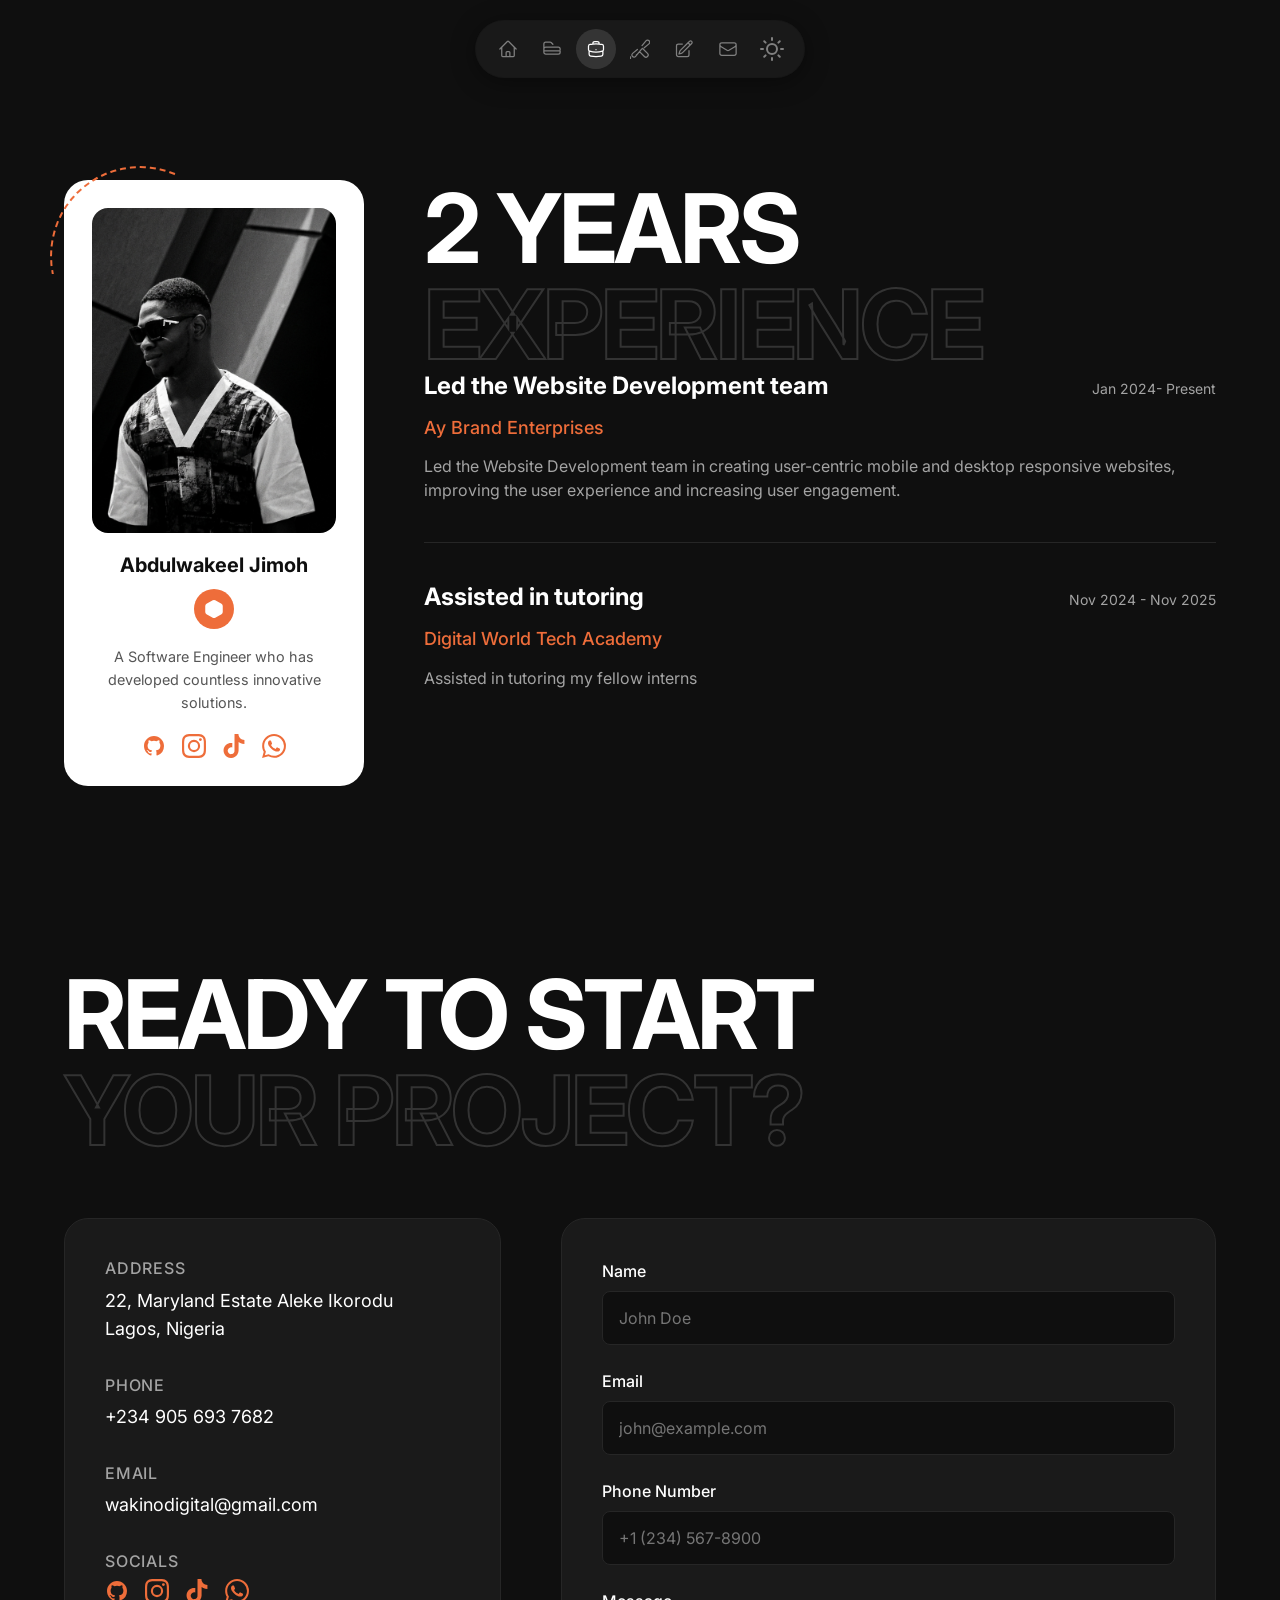
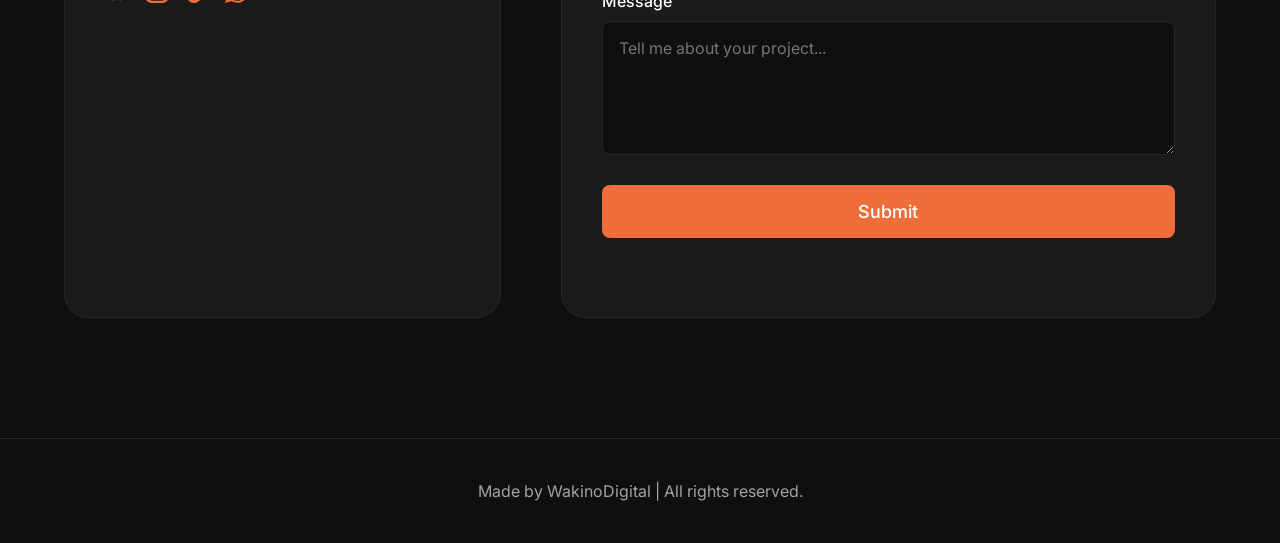
<file: experience.html>
<!DOCTYPE html>
<html lang="en">
<head>
    <meta charset="UTF-8">
    <meta name="viewport" content="width=device-width, initial-scale=1.0">
    <title>Experience | Abdulwakeel Jimoh</title>
    <meta name="description" content="Experience of Abdulwakeel Jimoh">
    <link rel="preconnect" href="https://fonts.googleapis.com">
    <link rel="preconnect" href="https://fonts.gstatic.com" crossorigin>
    <link href="https://fonts.googleapis.com/css2?family=Inter:wght@400;500;700&display=swap" rel="stylesheet">
    <link rel="stylesheet" href="style.css">
    <!-- Favicon -->
    <link rel="icon" type="image/png" href="image/logo.png">
</head>
<body>
    <!-- Preloader -->
    <div id="preloader" class="preloader">
        <div class="loader-counter" data-count="0" style="--progress: 0%">0%</div>
    </div>
    <!-- Pill Icon Navbar -->
    <header class="header">
        <nav class="nav-pill">
            <a href="index.html" class="nav-icon" aria-label="Home" title="Home">
                <svg xmlns="http://www.w3.org/2000/svg" width="20" height="20" fill="none" viewBox="0 0 24 24" stroke="currentColor" stroke-width="1.5"><path stroke-linecap="round" stroke-linejoin="round" d="m2.25 12 8.954-8.955c.44-.439 1.152-.439 1.591 0L21.75 12M4.5 9.75v10.125c0 .621.504 1.125 1.125 1.125H9.75v-4.875c0-.621.504-1.125 1.125-1.125h2.25c.621 0 1.125.504 1.125 1.125V21h4.125c.621 0 1.125-.504 1.125-1.125V9.75M8.25 21h8.25"/></svg>
            </a>
            <a href="projects.html" class="nav-icon" aria-label="Projects" title="Projects">
                <svg xmlns="http://www.w3.org/2000/svg" width="20" height="20" fill="none" viewBox="0 0 24 24" stroke="currentColor" stroke-width="1.5"><path stroke-linecap="round" stroke-linejoin="round" d="M2.25 12.75V12A2.25 2.25 0 0 1 4.5 9.75h15A2.25 2.25 0 0 1 21.75 12v.75m-8.69-6.44-2.12-2.12a1.5 1.5 0 0 0-1.061-.44H4.5A2.25 2.25 0 0 0 2.25 6v8.25m19.5 0v1.5a2.25 2.25 0 0 1-2.25 2.25h-15a2.25 2.25 0 0 1-2.25-2.25v-1.5m19.5 0h-19.5"/></svg>
            </a>
            <a href="experience.html" class="nav-icon active" aria-label="Experience" title="Experience">
                <svg xmlns="http://www.w3.org/2000/svg" width="20" height="20" fill="none" viewBox="0 0 24 24" stroke="currentColor" stroke-width="1.5"><path stroke-linecap="round" stroke-linejoin="round" d="M20.25 14.15v4.25c0 1.094-.787 2.036-1.872 2.18-2.087.277-4.216.42-6.378.42s-4.291-.143-6.378-.42c-1.085-.144-1.872-1.086-1.872-2.18v-4.25m16.5 0a2.18 2.18 0 0 0 .75-1.661V8.706c0-1.081-.768-2.015-1.837-2.175a48.114 48.114 0 0 0-3.413-.387m4.5 8.006c-.194.165-.42.295-.673.38A23.978 23.978 0 0 1 12 15.75c-2.648 0-5.195-.429-7.577-1.22a2.016 2.016 0 0 1-.673-.38m0 0A2.18 2.18 0 0 1 3 12.489V8.706c0-1.081.768-2.015 1.837-2.175a48.111 48.111 0 0 1 3.413-.387m7.5 0V5.25A2.25 2.25 0 0 0 13.5 3h-3a2.25 2.25 0 0 0-2.25 2.25v.894m7.5 0a48.667 48.667 0 0 0-7.5 0M12 12.75h.008v.008H12v-.008Z"/></svg>
            </a>
            <a href="tools.html" class="nav-icon" aria-label="Tools" title="Tools">
                <svg xmlns="http://www.w3.org/2000/svg" width="20" height="20" fill="none" viewBox="0 0 24 24" stroke="currentColor" stroke-width="1.5"><path stroke-linecap="round" stroke-linejoin="round" d="M11.42 15.17 17.25 21A2.652 2.652 0 0 0 21 17.25l-5.877-5.877M11.42 15.17l2.496-3.03c.317-.384.74-.626 1.208-.766M11.42 15.17l-4.655 5.653a2.548 2.548 0 1 1-3.586-3.586l5.654-4.654m5.65-4.65 4.654-5.654a2.548 2.548 0 1 1 3.586 3.586l-5.653 4.655m-5.65 4.65-2.496 3.03c-.317.384-.74.626-1.208.766m-7.71 5.27a2.548 2.548 0 1 1-3.586-3.586 2.548 2.548 0 0 1 3.586 3.586Z"/></svg>
            </a>
            <a href="thoughts.html" class="nav-icon" aria-label="Thoughts" title="Thoughts">
                <svg xmlns="http://www.w3.org/2000/svg" width="20" height="20" fill="none" viewBox="0 0 24 24" stroke="currentColor" stroke-width="1.5"><path stroke-linecap="round" stroke-linejoin="round" d="m16.862 4.487 1.687-1.688a1.875 1.875 0 1 1 2.652 2.652L10.582 16.07a4.5 4.5 0 0 1-1.897 1.13L6 18l.8-2.685a4.5 4.5 0 0 1 1.13-1.897l8.932-8.931Zm0 0L19.5 7.125M18 14v4.75A2.25 2.25 0 0 1 15.75 21H5.25A2.25 2.25 0 0 1 3 18.75V8.25A2.25 2.25 0 0 1 5.25 6H10"/></svg>
            </a>
            <a href="#contact" class="nav-icon" aria-label="Contact" title="Contact">
                <svg xmlns="http://www.w3.org/2000/svg" width="20" height="20" fill="none" viewBox="0 0 24 24" stroke="currentColor" stroke-width="1.5"><path stroke-linecap="round" stroke-linejoin="round" d="M21.75 6.75v10.5a2.25 2.25 0 0 1-2.25 2.25h-15a2.25 2.25 0 0 1-2.25-2.25V6.75m19.5 0A2.25 2.25 0 0 0 19.5 4.5h-15a2.25 2.25 0 0 0-2.25 2.25m19.5 0v.243a2.25 2.25 0 0 1-1.07 1.916l-7.5 4.615a2.25 2.25 0 0 1-2.36 0L3.32 8.91a2.25 2.25 0 0 1-1.07-1.916V6.75"/></svg>
            </a>
            <button id="themeToggle" class="nav-icon theme-toggle" aria-label="Toggle Theme" style="background: transparent; border: none; cursor: pointer; padding: 0;">
                <svg id="themeIcon" xmlns="http://www.w3.org/2000/svg" width="24" height="24" viewBox="0 0 24 24" fill="none" stroke="currentColor" stroke-width="2" stroke-linecap="round" stroke-linejoin="round">
                    <circle cx="12" cy="12" r="5"></circle>
                    <line x1="12" y1="1" x2="12" y2="3"></line>
                    <line x1="12" y1="21" x2="12" y2="23"></line>
                    <line x1="4.22" y1="4.22" x2="5.64" y2="5.64"></line>
                    <line x1="18.36" y1="18.36" x2="19.78" y2="19.78"></line>
                    <line x1="1" y1="12" x2="3" y2="12"></line>
                    <line x1="21" y1="12" x2="23" y2="12"></line>
                    <line x1="4.22" y1="19.78" x2="5.64" y2="18.36"></line>
                    <line x1="18.36" y1="5.64" x2="19.78" y2="4.22"></line>
                </svg>
            </button>
        </nav>
    </header>

    <main>
        <!-- Experience Section -->
        <section id="experience" class="experience section page-top animate-on-scroll">
            <div class="subpage-layout">
                <!-- Profile Card Sidebar -->
                <div class="profile-card">
                    <div class="profile-deco-ring"></div>
                    <div class="profile-photo-wrap">
                        <img src="image/profile pix.webp" alt="Abdulwakeel Jimoh">
                    </div>
                    <h2 class="profile-name">Abdulwakeel Jimoh</h2>
                    <div class="profile-badge">
                        <svg xmlns="http://www.w3.org/2000/svg" viewBox="0 0 24 24" fill="white" width="20" height="20"><path d="M13.5 1.515a3 3 0 0 0-3 0L3 5.845a3 3 0 0 0-1.5 2.598v7.114A3 3 0 0 0 3 18.155l7.5 4.33a3 3 0 0 0 3 0l7.5-4.33a3 3 0 0 0 1.5-2.598V8.443a3 3 0 0 0-1.5-2.598l-7.5-4.33Z"/></svg>
                    </div>
                    <p class="profile-bio">A Software Engineer who has developed countless innovative solutions.</p>
                    <div class="profile-socials">
                        <a href="https://github.com/abdulwakeel-cloud" target="_blank" class="social-icon" aria-label="GitHub"><svg xmlns="http://www.w3.org/2000/svg" width="18" height="18" viewBox="0 0 24 24" fill="currentColor"><path d="M12 2C6.477 2 2 6.484 2 12.017c0 4.425 2.865 8.18 6.839 9.504.5.092.682-.217.682-.483 0-.237-.008-.868-.013-1.703-2.782.605-3.369-1.343-3.369-1.343-.454-1.158-1.11-1.466-1.11-1.466-.908-.62.069-.608.069-.608 1.003.07 1.531 1.032 1.531 1.032.892 1.53 2.341 1.088 2.91.832.092-.647.35-1.088.636-1.338-2.22-.253-4.555-1.113-4.555-4.951 0-1.093.39-1.988 1.029-2.688-.103-.253-.446-1.272.098-2.65 0 0 .84-.27 2.75 1.026A9.564 9.564 0 0 1 12 6.844a9.59 9.59 0 0 1 2.504.337c1.909-1.296 2.747-1.027 2.747-1.027.546 1.379.202 2.398.1 2.651.64.7 1.028 1.595 1.028 2.688 0 3.848-2.339 4.695-4.566 4.943.359.309.678.92.678 1.855 0 1.338-.012 2.419-.012 2.747 0 .268.18.58.688.482A10.02 10.02 0 0 0 22 12.017C22 6.484 17.522 2 12 2Z"/></svg></a>
                        <a href="https://www.instagram.com/wakinodigital" target="_blank" class="social-icon" aria-label="Instagram"><svg xmlns="http://www.w3.org/2000/svg" width="18" height="18" viewBox="0 0 24 24" fill="currentColor"><path d="M12 2.163c3.204 0 3.584.012 4.85.07 3.252.148 4.771 1.691 4.919 4.919.058 1.265.069 1.645.069 4.849 0 3.205-.012 3.584-.069 4.849-.149 3.225-1.664 4.771-4.919 4.919-1.266.058-1.644.07-4.85.07-3.204 0-3.584-.012-4.849-.07-3.26-.149-4.771-1.699-4.919-4.92-.058-1.265-.07-1.644-.07-4.849 0-3.204.013-3.583.07-4.849.149-3.227 1.664-4.771 4.919-4.919 1.266-.057 1.645-.069 4.849-.069ZM12 0C8.741 0 8.333.014 7.053.072 2.695.272.273 2.69.073 7.052.014 8.333 0 8.741 0 12c0 3.259.014 3.668.072 4.948.2 4.358 2.618 6.78 6.98 6.98C8.333 23.986 8.741 24 12 24c3.259 0 3.668-.014 4.948-.072 4.354-.2 6.782-2.618 6.979-6.98.059-1.28.073-1.689.073-4.948 0-3.259-.014-3.667-.072-4.947-.196-4.354-2.617-6.78-6.979-6.98C15.668.014 15.259 0 12 0Zm0 5.838a6.162 6.162 0 1 0 0 12.324 6.162 6.162 0 0 0 0-12.324ZM12 16a4 4 0 1 1 0-8 4 4 0 0 1 0 8Zm6.406-11.845a1.44 1.44 0 1 0 0 2.881 1.44 1.44 0 0 0 0-2.881Z"/></svg></a>
                        <a href="https://tiktok.com" target="_blank" class="social-icon" aria-label="TikTok"><svg xmlns="http://www.w3.org/2000/svg" width="18" height="18" viewBox="0 0 24 24" fill="currentColor"><path d="M12.525.02c1.31-.02 2.61-.01 3.91-.02.08 1.53.63 3.09 1.75 4.17 1.12 1.11 2.7 1.62 4.24 1.79v4.03c-1.44-.05-2.89-.35-4.2-.97-.57-.26-1.1-.59-1.62-.93-.01 2.92.01 5.84-.02 8.75-.08 1.4-.54 2.79-1.35 3.94-1.31 1.92-3.58 3.17-5.91 3.21-1.43.08-2.86-.31-4.08-1.03-2.02-1.19-3.44-3.37-3.65-5.71-.02-.5-.03-1-.01-1.49.18-1.9 1.12-3.72 2.58-4.96 1.66-1.44 3.98-2.13 6.15-1.72.02 1.48-.04 2.96-.04 4.44-.99-.32-2.15-.23-3.02.37-.63.41-1.11 1.04-1.36 1.75-.21.51-.15 1.07-.14 1.61.24 1.64 1.82 3.02 3.5 2.87 1.12-.01 2.19-.66 2.77-1.61.19-.33.4-.67.41-1.06.1-1.79.06-3.57.07-5.36.01-4.03-.01-8.05.02-12.07z"/></svg></a>
                        <a href="https://wa.me/2349056937682" target="_blank" class="social-icon" aria-label="WhatsApp"><svg xmlns="http://www.w3.org/2000/svg" width="18" height="18" viewBox="0 0 24 24" fill="currentColor"><path d="M17.472 14.382c-.297-.149-1.758-.867-2.03-.967-.273-.099-.471-.148-.67.15-.197.297-.767.966-.94 1.164-.173.199-.347.223-.644.075-.297-.15-1.255-.463-2.39-1.475-.883-.788-1.48-1.761-1.653-2.059-.173-.297-.018-.458.13-.606.134-.133.298-.347.446-.52.149-.174.198-.298.298-.497.099-.198.05-.371-.025-.52-.075-.149-.669-1.612-.916-2.207-.242-.579-.487-.5-.669-.51-.173-.008-.371-.01-.57-.01-.198 0-.52.074-.792.372-.272.297-1.04 1.016-1.04 2.479 0 1.462 1.065 2.875 1.213 3.074.149.198 2.096 3.2 5.077 4.487.709.306 1.262.489 1.694.625.712.227 1.36.195 1.871.118.571-.085 1.758-.719 2.006-1.413.248-.694.248-1.289.173-1.413-.074-.124-.272-.198-.57-.347m-5.421 7.403h-.004a9.87 9.87 0 01-5.031-1.378l-.361-.214-3.741.982.998-3.648-.235-.374a9.86 9.86 0 01-1.51-5.26c.001-5.45 4.436-9.884 9.888-9.884 2.64 0 5.122 1.03 6.988 2.898a9.825 9.825 0 012.893 6.994c-.003 5.45-4.437 9.884-9.885 9.884m8.413-18.297A11.815 11.815 0 0012.05 0C5.495 0 .16 5.335.157 11.892c0 2.096.547 4.142 1.588 5.945L.057 24l6.305-1.654a11.882 11.882 0 005.683 1.448h.005c6.554 0 11.89-5.335 11.893-11.893a11.821 11.821 0 00-3.48-8.413Z"/></svg></a>
                    </div>
                </div>
                <!-- Content Area -->
                <div class="subpage-content">
                    <div class="premium-tools-heading">
                        <h2 class="premium-label">2 YEARS</h2>
                        <h2 class="tools-label">EXPERIENCE</h2>
                    </div>
                    <div class="experience-list">
                    <div class="experience-item">
                        <div class="experience-header">
                            <h3 class="experience-role">Led the Website Development team</h3>
                            <span class="experience-date">Jan 2024- Present</span>
                        </div>
                        <h4 class="experience-company">Ay Brand Enterprises</h4>
                        <p class="experience-desc">Led the Website Development team in creating user-centric mobile and desktop responsive websites, improving the user experience and increasing user engagement.</p>
                    </div>

                    <div class="experience-item">
                        <div class="experience-header">
                            <h3 class="experience-role">Assisted in tutoring</h3>
                            <span class="experience-date">Nov 2024 - Nov 2025</span>
                        </div>
                        <h4 class="experience-company">Digital World Tech Academy</h4>
                        <p class="experience-desc">Assisted in tutoring my fellow interns</p>
                    </div>
                </div>
                </div>
                </div>
            </div>
        </section>
        <!-- Contact Section -->
        <section id="contact" class="contact section animate-on-scroll">
            <div class="container">
                <div class="premium-tools-heading">
                    <h2 class="premium-label">READY TO START</h2>
                    <h2 class="tools-label">YOUR PROJECT?</h2>
                </div>
                <div class="contact-grid">
                    <!-- Left: Contact Info -->
                    <div class="contact-info">
                        <div class="info-item">
                            <h3>Address</h3>
                            <p>22, Maryland Estate Aleke Ikorodu<br>Lagos, Nigeria</p>
                        </div>
                        <div class="info-item">
                            <h3>Phone</h3>
                            <p><a href="tel:+2349056937682">+234 905 693 7682</a></p>
                        </div>
                        <div class="info-item">
                            <h3>Email</h3>
                            <p><a href="mailto:wakinodigital@gmail.com">wakinodigital@gmail.com</a></p>
                        </div>
                        <div class="info-socials">
                            <h3>Socials</h3>
                            <div class="social-links">
                                <a href="https://github.com/abdulwakeel-cloud" target="_blank" class="social-icon" aria-label="GitHub">
                                    <svg xmlns="http://www.w3.org/2000/svg" width="24" height="24" viewBox="0 0 24 24" fill="currentColor"><path d="M12 2C6.477 2 2 6.484 2 12.017c0 4.425 2.865 8.18 6.839 9.504.5.092.682-.217.682-.483 0-.237-.008-.868-.013-1.703-2.782.605-3.369-1.343-3.369-1.343-.454-1.158-1.11-1.466-1.11-1.466-.908-.62.069-.608.069-.608 1.003.07 1.531 1.032 1.531 1.032.892 1.53 2.341 1.088 2.91.832.092-.647.35-1.088.636-1.338-2.22-.253-4.555-1.113-4.555-4.951 0-1.093.39-1.988 1.029-2.688-.103-.253-.446-1.272.098-2.65 0 0 .84-.27 2.75 1.026A9.564 9.564 0 0 1 12 6.844a9.59 9.59 0 0 1 2.504.337c1.909-1.296 2.747-1.027 2.747-1.027.546 1.379.202 2.398.1 2.651.64.7 1.028 1.595 1.028 2.688 0 3.848-2.339 4.695-4.566 4.943.359.309.678.92.678 1.855 0 1.338-.012 2.419-.012 2.747 0 .268.18.58.688.482A10.02 10.02 0 0 0 22 12.017C22 6.484 17.522 2 12 2Z"/></svg>
                                </a>
                                <a href="https://www.instagram.com/wakinodigital?utm_source=qr&igsh=MTl4b3BydXZkMTZhMQ==" target="_blank" class="social-icon" aria-label="Instagram">
                                    <svg xmlns="http://www.w3.org/2000/svg" width="24" height="24" viewBox="0 0 24 24" fill="currentColor"><path d="M12 2.163c3.204 0 3.584.012 4.85.07 3.252.148 4.771 1.691 4.919 4.919.058 1.265.069 1.645.069 4.849 0 3.205-.012 3.584-.069 4.849-.149 3.225-1.664 4.771-4.919 4.919-1.266.058-1.644.07-4.85.07-3.204 0-3.584-.012-4.849-.07-3.26-.149-4.771-1.699-4.919-4.92-.058-1.265-.07-1.644-.07-4.849 0-3.204.013-3.583.07-4.849.149-3.227 1.664-4.771 4.919-4.919 1.266-.057 1.645-.069 4.849-.069ZM12 0C8.741 0 8.333.014 7.053.072 2.695.272.273 2.69.073 7.052.014 8.333 0 8.741 0 12c0 3.259.014 3.668.072 4.948.2 4.358 2.618 6.78 6.98 6.98C8.333 23.986 8.741 24 12 24c3.259 0 3.668-.014 4.948-.072 4.354-.2 6.782-2.618 6.979-6.98.059-1.28.073-1.689.073-4.948 0-3.259-.014-3.667-.072-4.947-.196-4.354-2.617-6.78-6.979-6.98C15.668.014 15.259 0 12 0Zm0 5.838a6.162 6.162 0 1 0 0 12.324 6.162 6.162 0 0 0 0-12.324ZM12 16a4 4 0 1 1 0-8 4 4 0 0 1 0 8Zm6.406-11.845a1.44 1.44 0 1 0 0 2.881 1.44 1.44 0 0 0 0-2.881Z"/></svg>
                                </a>
                                <a href="https://tiktok.com" target="_blank" class="social-icon" aria-label="TikTok">
                                    <svg xmlns="http://www.w3.org/2000/svg" width="24" height="24" viewBox="0 0 24 24" fill="currentColor"><path d="M12.525.02c1.31-.02 2.61-.01 3.91-.02.08 1.53.63 3.09 1.75 4.17 1.12 1.11 2.7 1.62 4.24 1.79v4.03c-1.44-.05-2.89-.35-4.2-.97-.57-.26-1.1-.59-1.62-.93-.01 2.92.01 5.84-.02 8.75-.08 1.4-.54 2.79-1.35 3.94-1.31 1.92-3.58 3.17-5.91 3.21-1.43.08-2.86-.31-4.08-1.03-2.02-1.19-3.44-3.37-3.65-5.71-.02-.5-.03-1-.01-1.49.18-1.9 1.12-3.72 2.58-4.96 1.66-1.44 3.98-2.13 6.15-1.72.02 1.48-.04 2.96-.04 4.44-.99-.32-2.15-.23-3.02.37-.63.41-1.11 1.04-1.36 1.75-.21.51-.15 1.07-.14 1.61.24 1.64 1.82 3.02 3.5 2.87 1.12-.01 2.19-.66 2.77-1.61.19-.33.4-.67.41-1.06.1-1.79.06-3.57.07-5.36.01-4.03-.01-8.05.02-12.07z"/></svg>
                                </a>
                                <a href="https://wa.me/2349056937682" target="_blank" class="social-icon" aria-label="WhatsApp">
                                    <svg xmlns="http://www.w3.org/2000/svg" width="24" height="24" viewBox="0 0 24 24" fill="currentColor"><path d="M17.472 14.382c-.297-.149-1.758-.867-2.03-.967-.273-.099-.471-.148-.67.15-.197.297-.767.966-.94 1.164-.173.199-.347.223-.644.075-.297-.15-1.255-.463-2.39-1.475-.883-.788-1.48-1.761-1.653-2.059-.173-.297-.018-.458.13-.606.134-.133.298-.347.446-.52.149-.174.198-.298.298-.497.099-.198.05-.371-.025-.52-.075-.149-.669-1.612-.916-2.207-.242-.579-.487-.5-.669-.51-.173-.008-.371-.01-.57-.01-.198 0-.52.074-.792.372-.272.297-1.04 1.016-1.04 2.479 0 1.462 1.065 2.875 1.213 3.074.149.198 2.096 3.2 5.077 4.487.709.306 1.262.489 1.694.625.712.227 1.36.195 1.871.118.571-.085 1.758-.719 2.006-1.413.248-.694.248-1.289.173-1.413-.074-.124-.272-.198-.57-.347m-5.421 7.403h-.004a9.87 9.87 0 01-5.031-1.378l-.361-.214-3.741.982.998-3.648-.235-.374a9.86 9.86 0 01-1.51-5.26c.001-5.45 4.436-9.884 9.888-9.884 2.64 0 5.122 1.03 6.988 2.898a9.825 9.825 0 012.893 6.994c-.003 5.45-4.437 9.884-9.885 9.884m8.413-18.297A11.815 11.815 0 0012.05 0C5.495 0 .16 5.335.157 11.892c0 2.096.547 4.142 1.588 5.945L.057 24l6.305-1.654a11.882 11.882 0 005.683 1.448h.005c6.554 0 11.89-5.335 11.893-11.893a11.821 11.821 0 00-3.48-8.413Z"/></svg>
                                </a>
                            </div>
                        </div>
                        <div class="info-map" style="margin-top: auto; padding-top: 16px;">
                            <iframe src="https://maps.google.com/maps?q=22,+Maryland+Estate+Aleke+Ikorodu,+Lagos,+Nigeria&t=&z=13&ie=UTF8&iwloc=&output=embed" width="100%" height="220" style="border:0; border-radius: 16px; " allowfullscreen="" loading="lazy" referrerpolicy="no-referrer-when-downgrade"></iframe>
                        </div>
                    </div>

                    <!-- Right: Form -->
                    <form class="contact-form" id="contactForm">
                        <input type="hidden" name="access_key" value="2afd1843-33f7-4199-8d02-dc046afd8df4">
                        <div class="form-group">
                            <label for="name">Name</label>
                            <input type="text" id="name" name="name" placeholder="John Doe" required>
                        </div>
                        <div class="form-group">
                            <label for="email">Email</label>
                            <input type="email" id="email" name="email" placeholder="john@example.com" required>
                        </div>
                        <div class="form-group">
                            <label for="phone">Phone Number</label>
                            <input type="tel" id="phone" name="phone" placeholder="+1 (234) 567-8900" required>
                        </div>
                        <div class="form-group">
                            <label for="message">Message</label>
                            <textarea id="message" name="message" rows="5" placeholder="Tell me about your project..." required></textarea>
                        </div>
                        <button type="submit" class="btn btn-primary submit-btn">Submit</button>
                        <div id="form-status" class="form-status-message"></div>
                    </form>
                </div>
            </div>
        </section>
    </main>

    <footer class="footer">
        <div class="container footer-container">
            <p>Made by WakinoDigital | All rights reserved.</p>
        </div>
    </footer>

    <script src="script.js"></script>
</body>
</html>
</file>
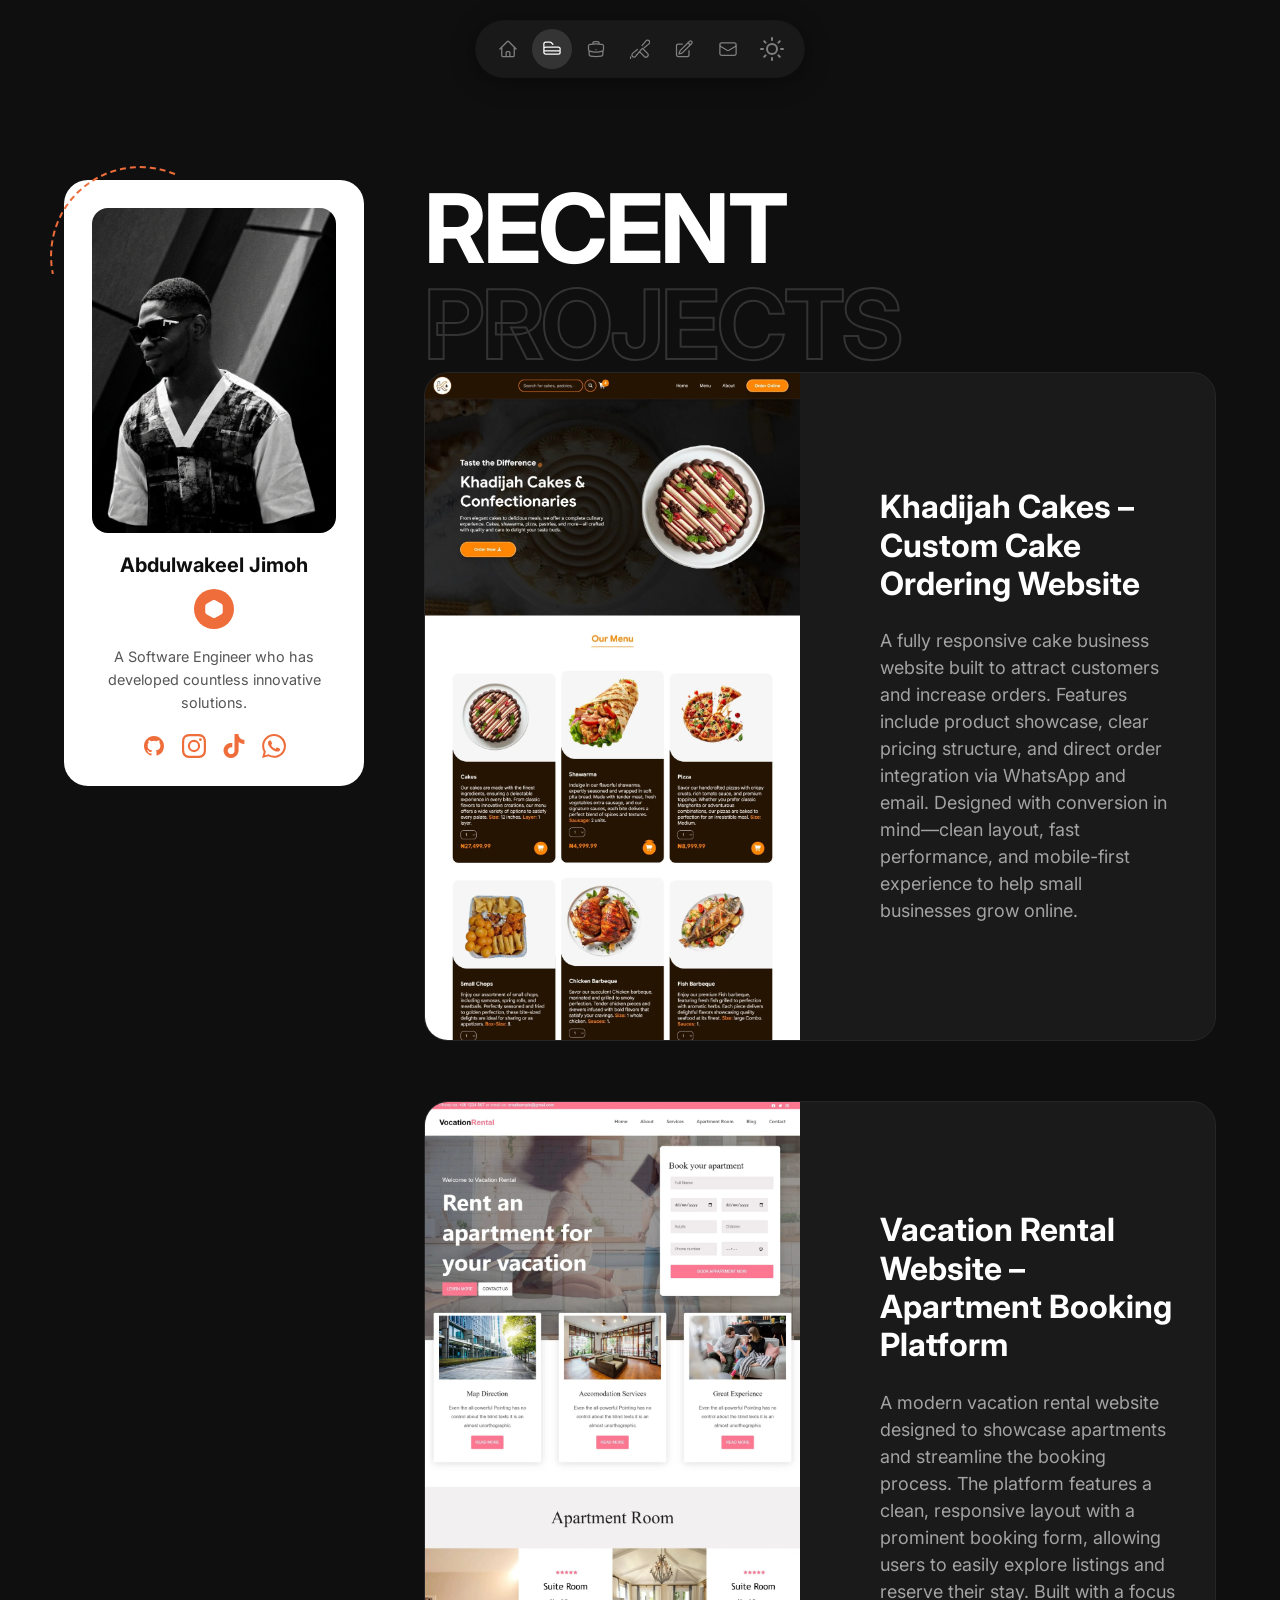
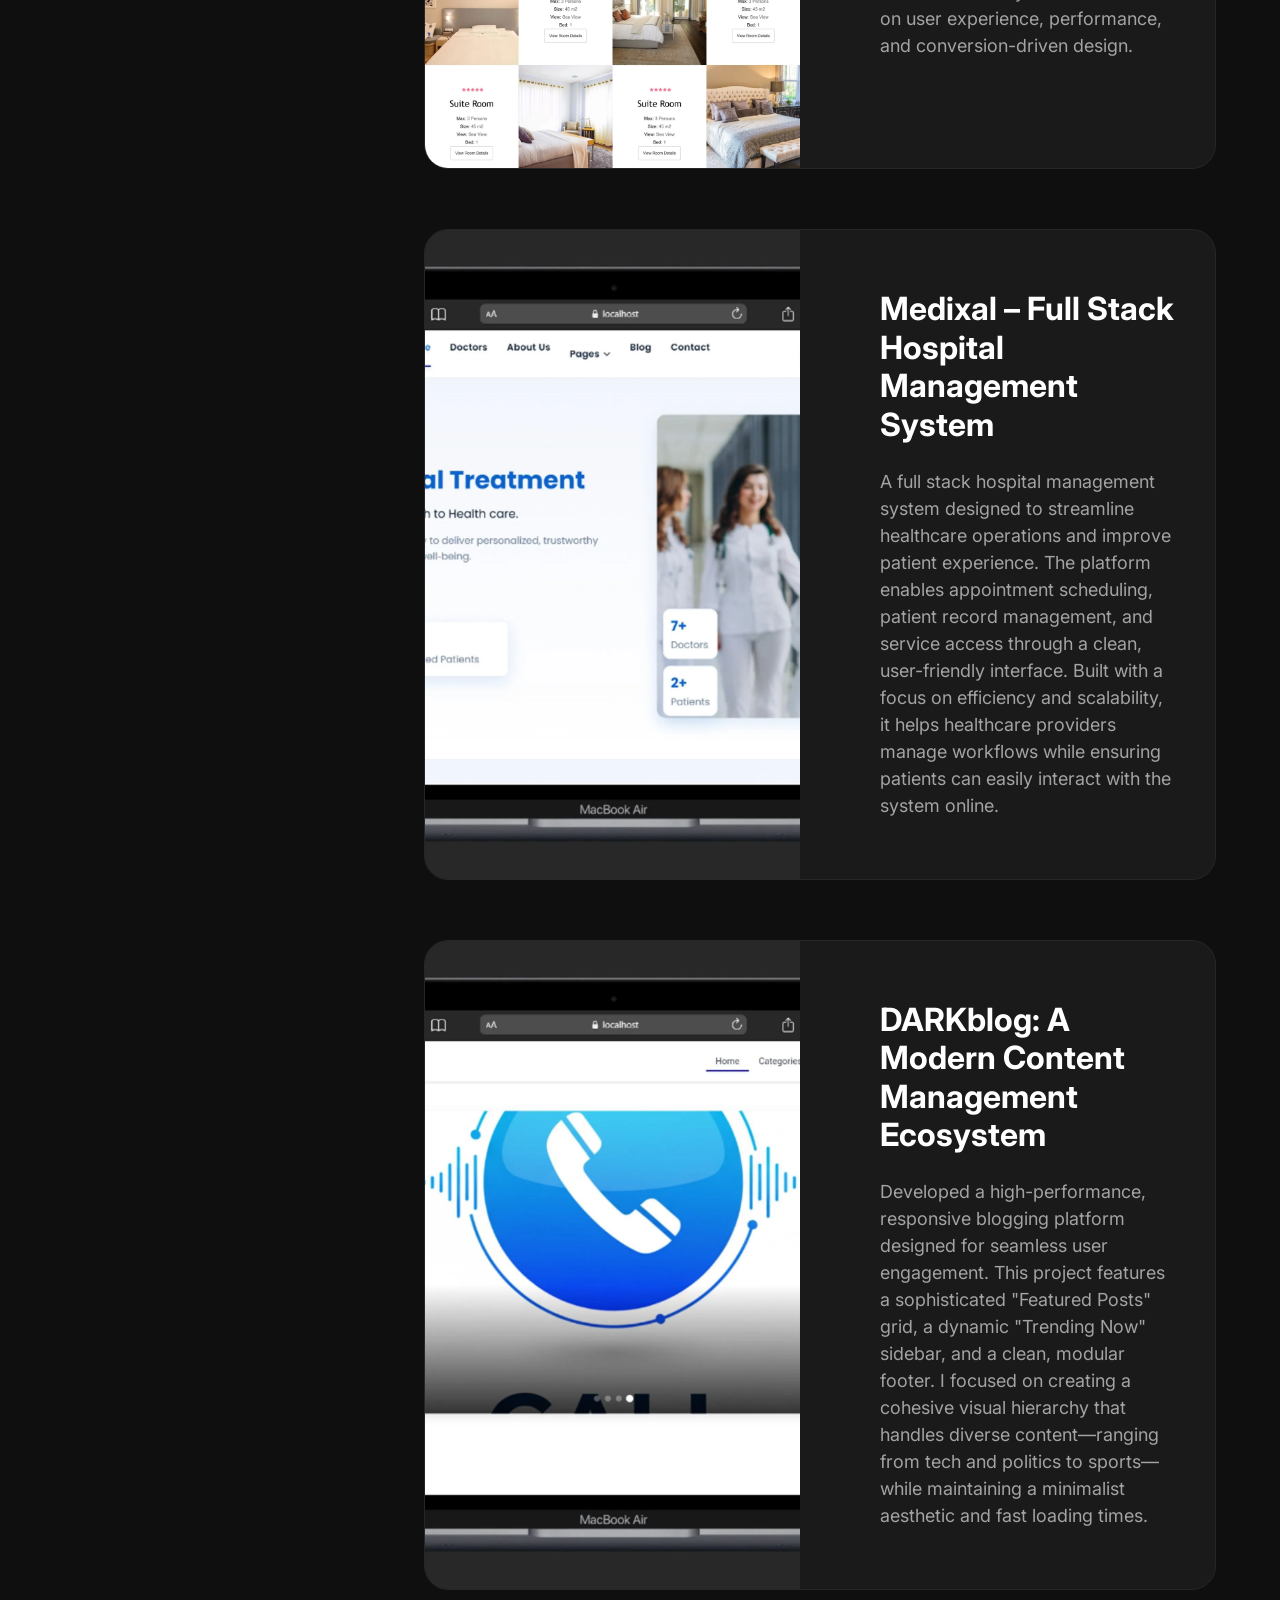
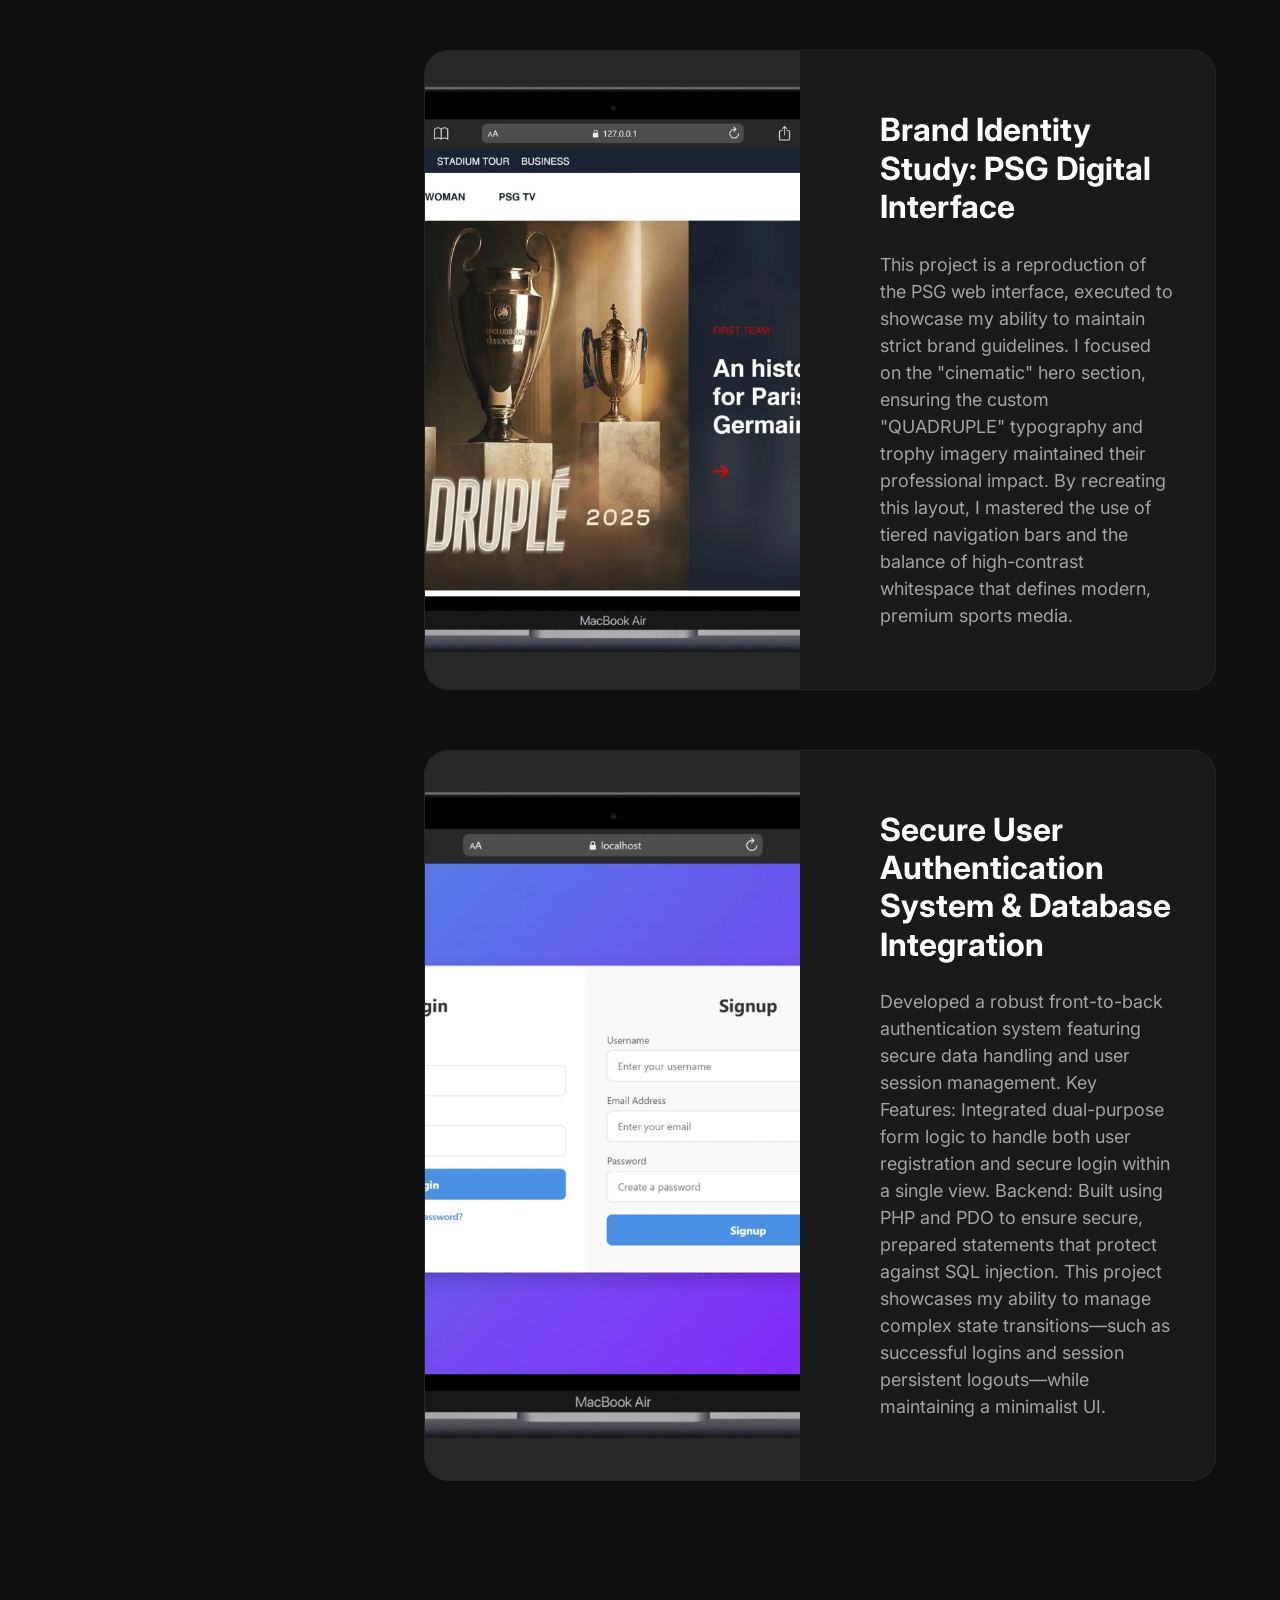
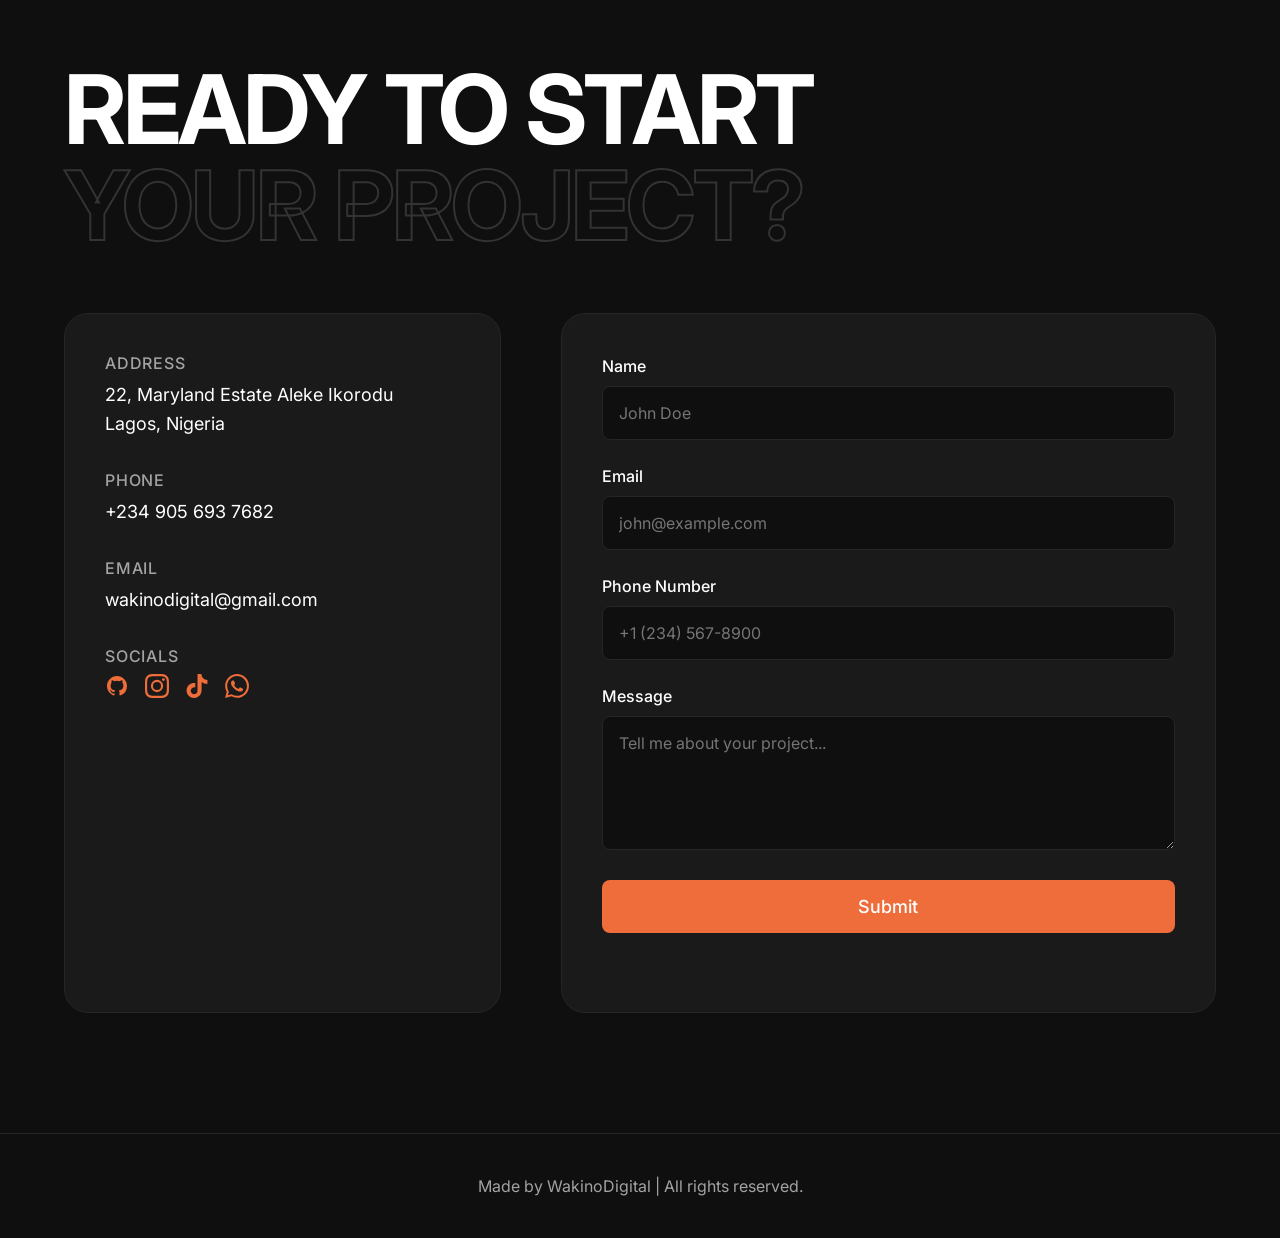
<file: projects.html>
<!DOCTYPE html>
<html lang="en">
<head>
    <meta charset="UTF-8">
    <meta name="viewport" content="width=device-width, initial-scale=1.0">
    <title>Projects | Abdulwakeel Jimoh</title>
    <meta name="description" content="Projects by Abdulwakeel Jimoh">
    <link rel="preconnect" href="https://fonts.googleapis.com">
    <link rel="preconnect" href="https://fonts.gstatic.com" crossorigin>
    <link href="https://fonts.googleapis.com/css2?family=Inter:wght@400;500;700&display=swap" rel="stylesheet">
    <link rel="stylesheet" href="style.css">
    <!-- Favicon -->
    <link rel="icon" type="image/png" href="image/logo.png">
</head>
<body>
    <!-- Preloader -->
    <div id="preloader" class="preloader">
        <div class="loader-counter" data-count="0" style="--progress: 0%">0%</div>
    </div>
    <!-- Pill Icon Navbar -->
    <header class="header">
        <nav class="nav-pill">
            <a href="index.html" class="nav-icon" aria-label="Home" title="Home">
                <svg xmlns="http://www.w3.org/2000/svg" width="20" height="20" fill="none" viewBox="0 0 24 24" stroke="currentColor" stroke-width="1.5"><path stroke-linecap="round" stroke-linejoin="round" d="m2.25 12 8.954-8.955c.44-.439 1.152-.439 1.591 0L21.75 12M4.5 9.75v10.125c0 .621.504 1.125 1.125 1.125H9.75v-4.875c0-.621.504-1.125 1.125-1.125h2.25c.621 0 1.125.504 1.125 1.125V21h4.125c.621 0 1.125-.504 1.125-1.125V9.75M8.25 21h8.25"/></svg>
            </a>
            <a href="projects.html" class="nav-icon active" aria-label="Projects" title="Projects">
                <svg xmlns="http://www.w3.org/2000/svg" width="20" height="20" fill="none" viewBox="0 0 24 24" stroke="currentColor" stroke-width="1.5"><path stroke-linecap="round" stroke-linejoin="round" d="M2.25 12.75V12A2.25 2.25 0 0 1 4.5 9.75h15A2.25 2.25 0 0 1 21.75 12v.75m-8.69-6.44-2.12-2.12a1.5 1.5 0 0 0-1.061-.44H4.5A2.25 2.25 0 0 0 2.25 6v8.25m19.5 0v1.5a2.25 2.25 0 0 1-2.25 2.25h-15a2.25 2.25 0 0 1-2.25-2.25v-1.5m19.5 0h-19.5"/></svg>
            </a>
            <a href="experience.html" class="nav-icon" aria-label="Experience" title="Experience">
                <svg xmlns="http://www.w3.org/2000/svg" width="20" height="20" fill="none" viewBox="0 0 24 24" stroke="currentColor" stroke-width="1.5"><path stroke-linecap="round" stroke-linejoin="round" d="M20.25 14.15v4.25c0 1.094-.787 2.036-1.872 2.18-2.087.277-4.216.42-6.378.42s-4.291-.143-6.378-.42c-1.085-.144-1.872-1.086-1.872-2.18v-4.25m16.5 0a2.18 2.18 0 0 0 .75-1.661V8.706c0-1.081-.768-2.015-1.837-2.175a48.114 48.114 0 0 0-3.413-.387m4.5 8.006c-.194.165-.42.295-.673.38A23.978 23.978 0 0 1 12 15.75c-2.648 0-5.195-.429-7.577-1.22a2.016 2.016 0 0 1-.673-.38m0 0A2.18 2.18 0 0 1 3 12.489V8.706c0-1.081.768-2.015 1.837-2.175a48.111 48.111 0 0 1 3.413-.387m7.5 0V5.25A2.25 2.25 0 0 0 13.5 3h-3a2.25 2.25 0 0 0-2.25 2.25v.894m7.5 0a48.667 48.667 0 0 0-7.5 0M12 12.75h.008v.008H12v-.008Z"/></svg>
            </a>
            <a href="tools.html" class="nav-icon" aria-label="Tools" title="Tools">
                <svg xmlns="http://www.w3.org/2000/svg" width="20" height="20" fill="none" viewBox="0 0 24 24" stroke="currentColor" stroke-width="1.5"><path stroke-linecap="round" stroke-linejoin="round" d="M11.42 15.17 17.25 21A2.652 2.652 0 0 0 21 17.25l-5.877-5.877M11.42 15.17l2.496-3.03c.317-.384.74-.626 1.208-.766M11.42 15.17l-4.655 5.653a2.548 2.548 0 1 1-3.586-3.586l5.654-4.654m5.65-4.65 4.654-5.654a2.548 2.548 0 1 1 3.586 3.586l-5.653 4.655m-5.65 4.65-2.496 3.03c-.317.384-.74.626-1.208.766m-7.71 5.27a2.548 2.548 0 1 1-3.586-3.586 2.548 2.548 0 0 1 3.586 3.586Z"/></svg>
            </a>
            <a href="thoughts.html" class="nav-icon" aria-label="Thoughts" title="Thoughts">
                <svg xmlns="http://www.w3.org/2000/svg" width="20" height="20" fill="none" viewBox="0 0 24 24" stroke="currentColor" stroke-width="1.5"><path stroke-linecap="round" stroke-linejoin="round" d="m16.862 4.487 1.687-1.688a1.875 1.875 0 1 1 2.652 2.652L10.582 16.07a4.5 4.5 0 0 1-1.897 1.13L6 18l.8-2.685a4.5 4.5 0 0 1 1.13-1.897l8.932-8.931Zm0 0L19.5 7.125M18 14v4.75A2.25 2.25 0 0 1 15.75 21H5.25A2.25 2.25 0 0 1 3 18.75V8.25A2.25 2.25 0 0 1 5.25 6H10"/></svg>
            </a>
            <a href="#contact" class="nav-icon" aria-label="Contact" title="Contact">
                <svg xmlns="http://www.w3.org/2000/svg" width="20" height="20" fill="none" viewBox="0 0 24 24" stroke="currentColor" stroke-width="1.5"><path stroke-linecap="round" stroke-linejoin="round" d="M21.75 6.75v10.5a2.25 2.25 0 0 1-2.25 2.25h-15a2.25 2.25 0 0 1-2.25-2.25V6.75m19.5 0A2.25 2.25 0 0 0 19.5 4.5h-15a2.25 2.25 0 0 0-2.25 2.25m19.5 0v.243a2.25 2.25 0 0 1-1.07 1.916l-7.5 4.615a2.25 2.25 0 0 1-2.36 0L3.32 8.91a2.25 2.25 0 0 1-1.07-1.916V6.75"/></svg>
            </a>
            <button id="themeToggle" class="nav-icon theme-toggle" aria-label="Toggle Theme" style="background: transparent; border: none; cursor: pointer; padding: 0;">
                <svg id="themeIcon" xmlns="http://www.w3.org/2000/svg" width="24" height="24" viewBox="0 0 24 24" fill="none" stroke="currentColor" stroke-width="2" stroke-linecap="round" stroke-linejoin="round">
                    <circle cx="12" cy="12" r="5"></circle>
                    <line x1="12" y1="1" x2="12" y2="3"></line>
                    <line x1="12" y1="21" x2="12" y2="23"></line>
                    <line x1="4.22" y1="4.22" x2="5.64" y2="5.64"></line>
                    <line x1="18.36" y1="18.36" x2="19.78" y2="19.78"></line>
                    <line x1="1" y1="12" x2="3" y2="12"></line>
                    <line x1="21" y1="12" x2="23" y2="12"></line>
                    <line x1="4.22" y1="19.78" x2="5.64" y2="18.36"></line>
                    <line x1="18.36" y1="5.64" x2="19.78" y2="4.22"></line>
                </svg>
            </button>
        </nav>
    </header>

    <main>
        <!-- Projects Section -->
        <section id="projects" class="projects section page-top animate-on-scroll">
            <div class="subpage-layout">
                <!-- Profile Card Sidebar -->
                <div class="profile-card">
                    <div class="profile-deco-ring"></div>
                    <div class="profile-photo-wrap">
                        <img src="image/profile pix.webp" alt="Abdulwakeel Jimoh">
                    </div>
                    <h2 class="profile-name">Abdulwakeel Jimoh</h2>
                    <div class="profile-badge">
                        <svg xmlns="http://www.w3.org/2000/svg" viewBox="0 0 24 24" fill="white" width="20" height="20"><path d="M13.5 1.515a3 3 0 0 0-3 0L3 5.845a3 3 0 0 0-1.5 2.598v7.114A3 3 0 0 0 3 18.155l7.5 4.33a3 3 0 0 0 3 0l7.5-4.33a3 3 0 0 0 1.5-2.598V8.443a3 3 0 0 0-1.5-2.598l-7.5-4.33Z"/></svg>
                    </div>
                    <p class="profile-bio">A Software Engineer who has developed countless innovative solutions.</p>
                    <div class="profile-socials">
                        <a href="https://github.com/abdulwakeel-cloud" target="_blank" class="social-icon" aria-label="GitHub"><svg xmlns="http://www.w3.org/2000/svg" width="18" height="18" viewBox="0 0 24 24" fill="currentColor"><path d="M12 2C6.477 2 2 6.484 2 12.017c0 4.425 2.865 8.18 6.839 9.504.5.092.682-.217.682-.483 0-.237-.008-.868-.013-1.703-2.782.605-3.369-1.343-3.369-1.343-.454-1.158-1.11-1.466-1.11-1.466-.908-.62.069-.608.069-.608 1.003.07 1.531 1.032 1.531 1.032.892 1.53 2.341 1.088 2.91.832.092-.647.35-1.088.636-1.338-2.22-.253-4.555-1.113-4.555-4.951 0-1.093.39-1.988 1.029-2.688-.103-.253-.446-1.272.098-2.65 0 0 .84-.27 2.75 1.026A9.564 9.564 0 0 1 12 6.844a9.59 9.59 0 0 1 2.504.337c1.909-1.296 2.747-1.027 2.747-1.027.546 1.379.202 2.398.1 2.651.64.7 1.028 1.595 1.028 2.688 0 3.848-2.339 4.695-4.566 4.943.359.309.678.92.678 1.855 0 1.338-.012 2.419-.012 2.747 0 .268.18.58.688.482A10.02 10.02 0 0 0 22 12.017C22 6.484 17.522 2 12 2Z"/></svg></a>
                        <a href="https://www.instagram.com/wakinodigital" target="_blank" class="social-icon" aria-label="Instagram"><svg xmlns="http://www.w3.org/2000/svg" width="18" height="18" viewBox="0 0 24 24" fill="currentColor"><path d="M12 2.163c3.204 0 3.584.012 4.85.07 3.252.148 4.771 1.691 4.919 4.919.058 1.265.069 1.645.069 4.849 0 3.205-.012 3.584-.069 4.849-.149 3.225-1.664 4.771-4.919 4.919-1.266.058-1.644.07-4.85.07-3.204 0-3.584-.012-4.849-.07-3.26-.149-4.771-1.699-4.919-4.92-.058-1.265-.07-1.644-.07-4.849 0-3.204.013-3.583.07-4.849.149-3.227 1.664-4.771 4.919-4.919 1.266-.057 1.645-.069 4.849-.069ZM12 0C8.741 0 8.333.014 7.053.072 2.695.272.273 2.69.073 7.052.014 8.333 0 8.741 0 12c0 3.259.014 3.668.072 4.948.2 4.358 2.618 6.78 6.98 6.98C8.333 23.986 8.741 24 12 24c3.259 0 3.668-.014 4.948-.072 4.354-.2 6.782-2.618 6.979-6.98.059-1.28.073-1.689.073-4.948 0-3.259-.014-3.667-.072-4.947-.196-4.354-2.617-6.78-6.979-6.98C15.668.014 15.259 0 12 0Zm0 5.838a6.162 6.162 0 1 0 0 12.324 6.162 6.162 0 0 0 0-12.324ZM12 16a4 4 0 1 1 0-8 4 4 0 0 1 0 8Zm6.406-11.845a1.44 1.44 0 1 0 0 2.881 1.44 1.44 0 0 0 0-2.881Z"/></svg></a>
                        <a href="https://tiktok.com" target="_blank" class="social-icon" aria-label="TikTok"><svg xmlns="http://www.w3.org/2000/svg" width="18" height="18" viewBox="0 0 24 24" fill="currentColor"><path d="M12.525.02c1.31-.02 2.61-.01 3.91-.02.08 1.53.63 3.09 1.75 4.17 1.12 1.11 2.7 1.62 4.24 1.79v4.03c-1.44-.05-2.89-.35-4.2-.97-.57-.26-1.1-.59-1.62-.93-.01 2.92.01 5.84-.02 8.75-.08 1.4-.54 2.79-1.35 3.94-1.31 1.92-3.58 3.17-5.91 3.21-1.43.08-2.86-.31-4.08-1.03-2.02-1.19-3.44-3.37-3.65-5.71-.02-.5-.03-1-.01-1.49.18-1.9 1.12-3.72 2.58-4.96 1.66-1.44 3.98-2.13 6.15-1.72.02 1.48-.04 2.96-.04 4.44-.99-.32-2.15-.23-3.02.37-.63.41-1.11 1.04-1.36 1.75-.21.51-.15 1.07-.14 1.61.24 1.64 1.82 3.02 3.5 2.87 1.12-.01 2.19-.66 2.77-1.61.19-.33.4-.67.41-1.06.1-1.79.06-3.57.07-5.36.01-4.03-.01-8.05.02-12.07z"/></svg></a>
                        <a href="https://wa.me/2349056937682" target="_blank" class="social-icon" aria-label="WhatsApp"><svg xmlns="http://www.w3.org/2000/svg" width="18" height="18" viewBox="0 0 24 24" fill="currentColor"><path d="M17.472 14.382c-.297-.149-1.758-.867-2.03-.967-.273-.099-.471-.148-.67.15-.197.297-.767.966-.94 1.164-.173.199-.347.223-.644.075-.297-.15-1.255-.463-2.39-1.475-.883-.788-1.48-1.761-1.653-2.059-.173-.297-.018-.458.13-.606.134-.133.298-.347.446-.52.149-.174.198-.298.298-.497.099-.198.05-.371-.025-.52-.075-.149-.669-1.612-.916-2.207-.242-.579-.487-.5-.669-.51-.173-.008-.371-.01-.57-.01-.198 0-.52.074-.792.372-.272.297-1.04 1.016-1.04 2.479 0 1.462 1.065 2.875 1.213 3.074.149.198 2.096 3.2 5.077 4.487.709.306 1.262.489 1.694.625.712.227 1.36.195 1.871.118.571-.085 1.758-.719 2.006-1.413.248-.694.248-1.289.173-1.413-.074-.124-.272-.198-.57-.347m-5.421 7.403h-.004a9.87 9.87 0 01-5.031-1.378l-.361-.214-3.741.982.998-3.648-.235-.374a9.86 9.86 0 01-1.51-5.26c.001-5.45 4.436-9.884 9.888-9.884 2.64 0 5.122 1.03 6.988 2.898a9.825 9.825 0 012.893 6.994c-.003 5.45-4.437 9.884-9.885 9.884m8.413-18.297A11.815 11.815 0 0012.05 0C5.495 0 .16 5.335.157 11.892c0 2.096.547 4.142 1.588 5.945L.057 24l6.305-1.654a11.882 11.882 0 005.683 1.448h.005c6.554 0 11.89-5.335 11.893-11.893a11.821 11.821 0 00-3.48-8.413Z"/></svg></a>
                    </div>
                </div>
                <!-- Content Area -->
                <div class="subpage-content">
                    <div class="premium-tools-heading">
                        <h2 class="premium-label">RECENT</h2>
                        <h2 class="tools-label">PROJECTS</h2>
                    </div>
                    <div class="projects-grid">
                    <!-- Project 1 -->
                    <a href="https://khadijah-cakes.vercel.app/" target="_blank" class="project-card">
                        <div class="project-image">
                            <img src="image/image 1.webp" alt="Khadijah Cakes">
                        </div>
                        <div class="project-info">
                            <h3 class="project-title">Khadijah Cakes – Custom Cake Ordering Website</h3>
                            <p class="project-desc">A fully responsive cake business website built to attract customers and increase orders. Features include product showcase, clear pricing structure, and direct order integration via WhatsApp and email. Designed with conversion in mind—clean layout, fast performance, and mobile-first experience to help small businesses grow online.</p>
                        </div>
                    </a>
                    
                    <!-- Project 2 -->
                    <a href="https://abdulwakeel-cloud.github.io/project-one/" target="_blank" class="project-card">
                        <div class="project-image">
                            <img src="image/image 2.webp" alt="Vacation Rental Website">
                        </div>
                        <div class="project-info">
                            <h3 class="project-title">Vacation Rental Website – Apartment Booking Platform</h3>
                            <p class="project-desc">A modern vacation rental website designed to showcase apartments and streamline the booking process. The platform features a clean, responsive layout with a prominent booking form, allowing users to easily explore listings and reserve their stay. Built with a focus on user experience, performance, and conversion-driven design.</p>
                        </div>
                    </a>

                    <!-- Project 3 -->
                    <a href="#" class="project-card">
                        <div class="project-image">
                            <img src="image/image 3.webp" alt="Medixal Hospital Management">
                        </div>
                        <div class="project-info">
                            <h3 class="project-title">Medixal – Full Stack Hospital Management System</h3>
                            <p class="project-desc">A full stack hospital management system designed to streamline healthcare operations and improve patient experience. The platform enables appointment scheduling, patient record management, and service access through a clean, user-friendly interface. Built with a focus on efficiency and scalability, it helps healthcare providers manage workflows while ensuring patients can easily interact with the system online.</p>
                        </div>
                    </a>

                    <!-- Project 4 -->
                    <a href="#" class="project-card">
                        <div class="project-image">
                            <img src="image/image 5.webp" alt="DARKblog: A Modern Content Management Ecosystem">
                        </div>
                        <div class="project-info">
                            <h3 class="project-title">DARKblog: A Modern Content Management Ecosystem</h3>
                            <p class="project-desc">Developed a high-performance, responsive blogging platform designed for seamless user engagement. This project features a sophisticated "Featured Posts" grid, a dynamic "Trending Now" sidebar, and a clean, modular footer. I focused on creating a cohesive visual hierarchy that handles diverse content—ranging from tech and politics to sports—while maintaining a minimalist aesthetic and fast loading times.</p>
                        </div>
                    </a>
                    <!-- Project 5 -->
                    <a href="#" class="project-card">
                        <div class="project-image">
                            <img src="image/image 4.webp" alt="Brand Identity Study: PSG Digital Interface">
                        </div>
                        <div class="project-info">
                            <h3 class="project-title">Brand Identity Study: PSG Digital Interface</h3>
                            <p class="project-desc">This project is a reproduction of the PSG web interface, executed to showcase my ability to maintain strict brand guidelines. I focused on the "cinematic" hero section, ensuring the custom "QUADRUPLE" typography and trophy imagery maintained their professional impact. By recreating this layout, I mastered the use of tiered navigation bars and the balance of high-contrast whitespace that defines modern, premium sports media.</p>
                        </div>
                    </a>
                    <!-- Project 6 -->
                    <a href="#" class="project-card">
                        <div class="project-image">
                            <img src="image/image 6.webp" alt="Secure User Authentication System & Database Integration">
                        </div>
                        <div class="project-info">
                            <h3 class="project-title">Secure User Authentication System & Database Integration</h3>
                            <p class="project-desc">Developed a robust front-to-back authentication system featuring secure data handling and user session management.  Key Features: Integrated dual-purpose form logic to handle both user registration and secure login within a single view.  Backend: Built using PHP and PDO to ensure secure, prepared statements that protect against SQL injection. This project showcases my ability to manage complex state transitions—such as successful logins and session persistent logouts—while maintaining a minimalist UI.</p>
                        </div>
                    </a>
                </div>
                </div>
                </div>
            </div>
        </section>
        <!-- Contact Section -->
        <section id="contact" class="contact section animate-on-scroll">
            <div class="container">
                <div class="premium-tools-heading">
                    <h2 class="premium-label">READY TO START</h2>
                    <h2 class="tools-label">YOUR PROJECT?</h2>
                </div>
                <div class="contact-grid">
                    <!-- Left: Contact Info -->
                    <div class="contact-info">
                        <div class="info-item">
                            <h3>Address</h3>
                            <p>22, Maryland Estate Aleke Ikorodu<br>Lagos, Nigeria</p>
                        </div>
                        <div class="info-item">
                            <h3>Phone</h3>
                            <p><a href="tel:+2349056937682">+234 905 693 7682</a></p>
                        </div>
                        <div class="info-item">
                            <h3>Email</h3>
                            <p><a href="mailto:wakinodigital@gmail.com">wakinodigital@gmail.com</a></p>
                        </div>
                        <div class="info-socials">
                            <h3>Socials</h3>
                            <div class="social-links">
                                <a href="https://github.com/abdulwakeel-cloud" target="_blank" class="social-icon" aria-label="GitHub">
                                    <svg xmlns="http://www.w3.org/2000/svg" width="24" height="24" viewBox="0 0 24 24" fill="currentColor"><path d="M12 2C6.477 2 2 6.484 2 12.017c0 4.425 2.865 8.18 6.839 9.504.5.092.682-.217.682-.483 0-.237-.008-.868-.013-1.703-2.782.605-3.369-1.343-3.369-1.343-.454-1.158-1.11-1.466-1.11-1.466-.908-.62.069-.608.069-.608 1.003.07 1.531 1.032 1.531 1.032.892 1.53 2.341 1.088 2.91.832.092-.647.35-1.088.636-1.338-2.22-.253-4.555-1.113-4.555-4.951 0-1.093.39-1.988 1.029-2.688-.103-.253-.446-1.272.098-2.65 0 0 .84-.27 2.75 1.026A9.564 9.564 0 0 1 12 6.844a9.59 9.59 0 0 1 2.504.337c1.909-1.296 2.747-1.027 2.747-1.027.546 1.379.202 2.398.1 2.651.64.7 1.028 1.595 1.028 2.688 0 3.848-2.339 4.695-4.566 4.943.359.309.678.92.678 1.855 0 1.338-.012 2.419-.012 2.747 0 .268.18.58.688.482A10.02 10.02 0 0 0 22 12.017C22 6.484 17.522 2 12 2Z"/></svg>
                                </a>
                                <a href="https://www.instagram.com/wakinodigital?utm_source=qr&igsh=MTl4b3BydXZkMTZhMQ==" target="_blank" class="social-icon" aria-label="Instagram">
                                    <svg xmlns="http://www.w3.org/2000/svg" width="24" height="24" viewBox="0 0 24 24" fill="currentColor"><path d="M12 2.163c3.204 0 3.584.012 4.85.07 3.252.148 4.771 1.691 4.919 4.919.058 1.265.069 1.645.069 4.849 0 3.205-.012 3.584-.069 4.849-.149 3.225-1.664 4.771-4.919 4.919-1.266.058-1.644.07-4.85.07-3.204 0-3.584-.012-4.849-.07-3.26-.149-4.771-1.699-4.919-4.92-.058-1.265-.07-1.644-.07-4.849 0-3.204.013-3.583.07-4.849.149-3.227 1.664-4.771 4.919-4.919 1.266-.057 1.645-.069 4.849-.069ZM12 0C8.741 0 8.333.014 7.053.072 2.695.272.273 2.69.073 7.052.014 8.333 0 8.741 0 12c0 3.259.014 3.668.072 4.948.2 4.358 2.618 6.78 6.98 6.98C8.333 23.986 8.741 24 12 24c3.259 0 3.668-.014 4.948-.072 4.354-.2 6.782-2.618 6.979-6.98.059-1.28.073-1.689.073-4.948 0-3.259-.014-3.667-.072-4.947-.196-4.354-2.617-6.78-6.979-6.98C15.668.014 15.259 0 12 0Zm0 5.838a6.162 6.162 0 1 0 0 12.324 6.162 6.162 0 0 0 0-12.324ZM12 16a4 4 0 1 1 0-8 4 4 0 0 1 0 8Zm6.406-11.845a1.44 1.44 0 1 0 0 2.881 1.44 1.44 0 0 0 0-2.881Z"/></svg>
                                </a>
                                <a href="https://tiktok.com" target="_blank" class="social-icon" aria-label="TikTok">
                                    <svg xmlns="http://www.w3.org/2000/svg" width="24" height="24" viewBox="0 0 24 24" fill="currentColor"><path d="M12.525.02c1.31-.02 2.61-.01 3.91-.02.08 1.53.63 3.09 1.75 4.17 1.12 1.11 2.7 1.62 4.24 1.79v4.03c-1.44-.05-2.89-.35-4.2-.97-.57-.26-1.1-.59-1.62-.93-.01 2.92.01 5.84-.02 8.75-.08 1.4-.54 2.79-1.35 3.94-1.31 1.92-3.58 3.17-5.91 3.21-1.43.08-2.86-.31-4.08-1.03-2.02-1.19-3.44-3.37-3.65-5.71-.02-.5-.03-1-.01-1.49.18-1.9 1.12-3.72 2.58-4.96 1.66-1.44 3.98-2.13 6.15-1.72.02 1.48-.04 2.96-.04 4.44-.99-.32-2.15-.23-3.02.37-.63.41-1.11 1.04-1.36 1.75-.21.51-.15 1.07-.14 1.61.24 1.64 1.82 3.02 3.5 2.87 1.12-.01 2.19-.66 2.77-1.61.19-.33.4-.67.41-1.06.1-1.79.06-3.57.07-5.36.01-4.03-.01-8.05.02-12.07z"/></svg>
                                </a>
                                <a href="https://wa.me/2349056937682" target="_blank" class="social-icon" aria-label="WhatsApp">
                                    <svg xmlns="http://www.w3.org/2000/svg" width="24" height="24" viewBox="0 0 24 24" fill="currentColor"><path d="M17.472 14.382c-.297-.149-1.758-.867-2.03-.967-.273-.099-.471-.148-.67.15-.197.297-.767.966-.94 1.164-.173.199-.347.223-.644.075-.297-.15-1.255-.463-2.39-1.475-.883-.788-1.48-1.761-1.653-2.059-.173-.297-.018-.458.13-.606.134-.133.298-.347.446-.52.149-.174.198-.298.298-.497.099-.198.05-.371-.025-.52-.075-.149-.669-1.612-.916-2.207-.242-.579-.487-.5-.669-.51-.173-.008-.371-.01-.57-.01-.198 0-.52.074-.792.372-.272.297-1.04 1.016-1.04 2.479 0 1.462 1.065 2.875 1.213 3.074.149.198 2.096 3.2 5.077 4.487.709.306 1.262.489 1.694.625.712.227 1.36.195 1.871.118.571-.085 1.758-.719 2.006-1.413.248-.694.248-1.289.173-1.413-.074-.124-.272-.198-.57-.347m-5.421 7.403h-.004a9.87 9.87 0 01-5.031-1.378l-.361-.214-3.741.982.998-3.648-.235-.374a9.86 9.86 0 01-1.51-5.26c.001-5.45 4.436-9.884 9.888-9.884 2.64 0 5.122 1.03 6.988 2.898a9.825 9.825 0 012.893 6.994c-.003 5.45-4.437 9.884-9.885 9.884m8.413-18.297A11.815 11.815 0 0012.05 0C5.495 0 .16 5.335.157 11.892c0 2.096.547 4.142 1.588 5.945L.057 24l6.305-1.654a11.882 11.882 0 005.683 1.448h.005c6.554 0 11.89-5.335 11.893-11.893a11.821 11.821 0 00-3.48-8.413Z"/></svg>
                                </a>
                            </div>
                        </div>
                        <div class="info-map" style="margin-top: auto; padding-top: 16px;">
                            <iframe src="https://maps.google.com/maps?q=22,+Maryland+Estate+Aleke+Ikorodu,+Lagos,+Nigeria&t=&z=13&ie=UTF8&iwloc=&output=embed" width="100%" height="220" style="border:0; border-radius: 16px; " allowfullscreen="" loading="lazy" referrerpolicy="no-referrer-when-downgrade"></iframe>
                        </div>
                    </div>

                    <!-- Right: Form -->
                    <form class="contact-form" id="contactForm">
                        <input type="hidden" name="access_key" value="2afd1843-33f7-4199-8d02-dc046afd8df4">
                        <div class="form-group">
                            <label for="name">Name</label>
                            <input type="text" id="name" name="name" placeholder="John Doe" required>
                        </div>
                        <div class="form-group">
                            <label for="email">Email</label>
                            <input type="email" id="email" name="email" placeholder="john@example.com" required>
                        </div>
                        <div class="form-group">
                            <label for="phone">Phone Number</label>
                            <input type="tel" id="phone" name="phone" placeholder="+1 (234) 567-8900" required>
                        </div>
                        <div class="form-group">
                            <label for="message">Message</label>
                            <textarea id="message" name="message" rows="5" placeholder="Tell me about your project..." required></textarea>
                        </div>
                        <button type="submit" class="btn btn-primary submit-btn">Submit</button>
                        <div id="form-status" class="form-status-message"></div>
                    </form>
                </div>
            </div>
        </section>
    </main>

    <footer class="footer">
        <div class="container footer-container">
            <p>Made by WakinoDigital | All rights reserved.</p>
        </div>
    </footer>

    <script src="script.js"></script>
</body>
</html>
</file>
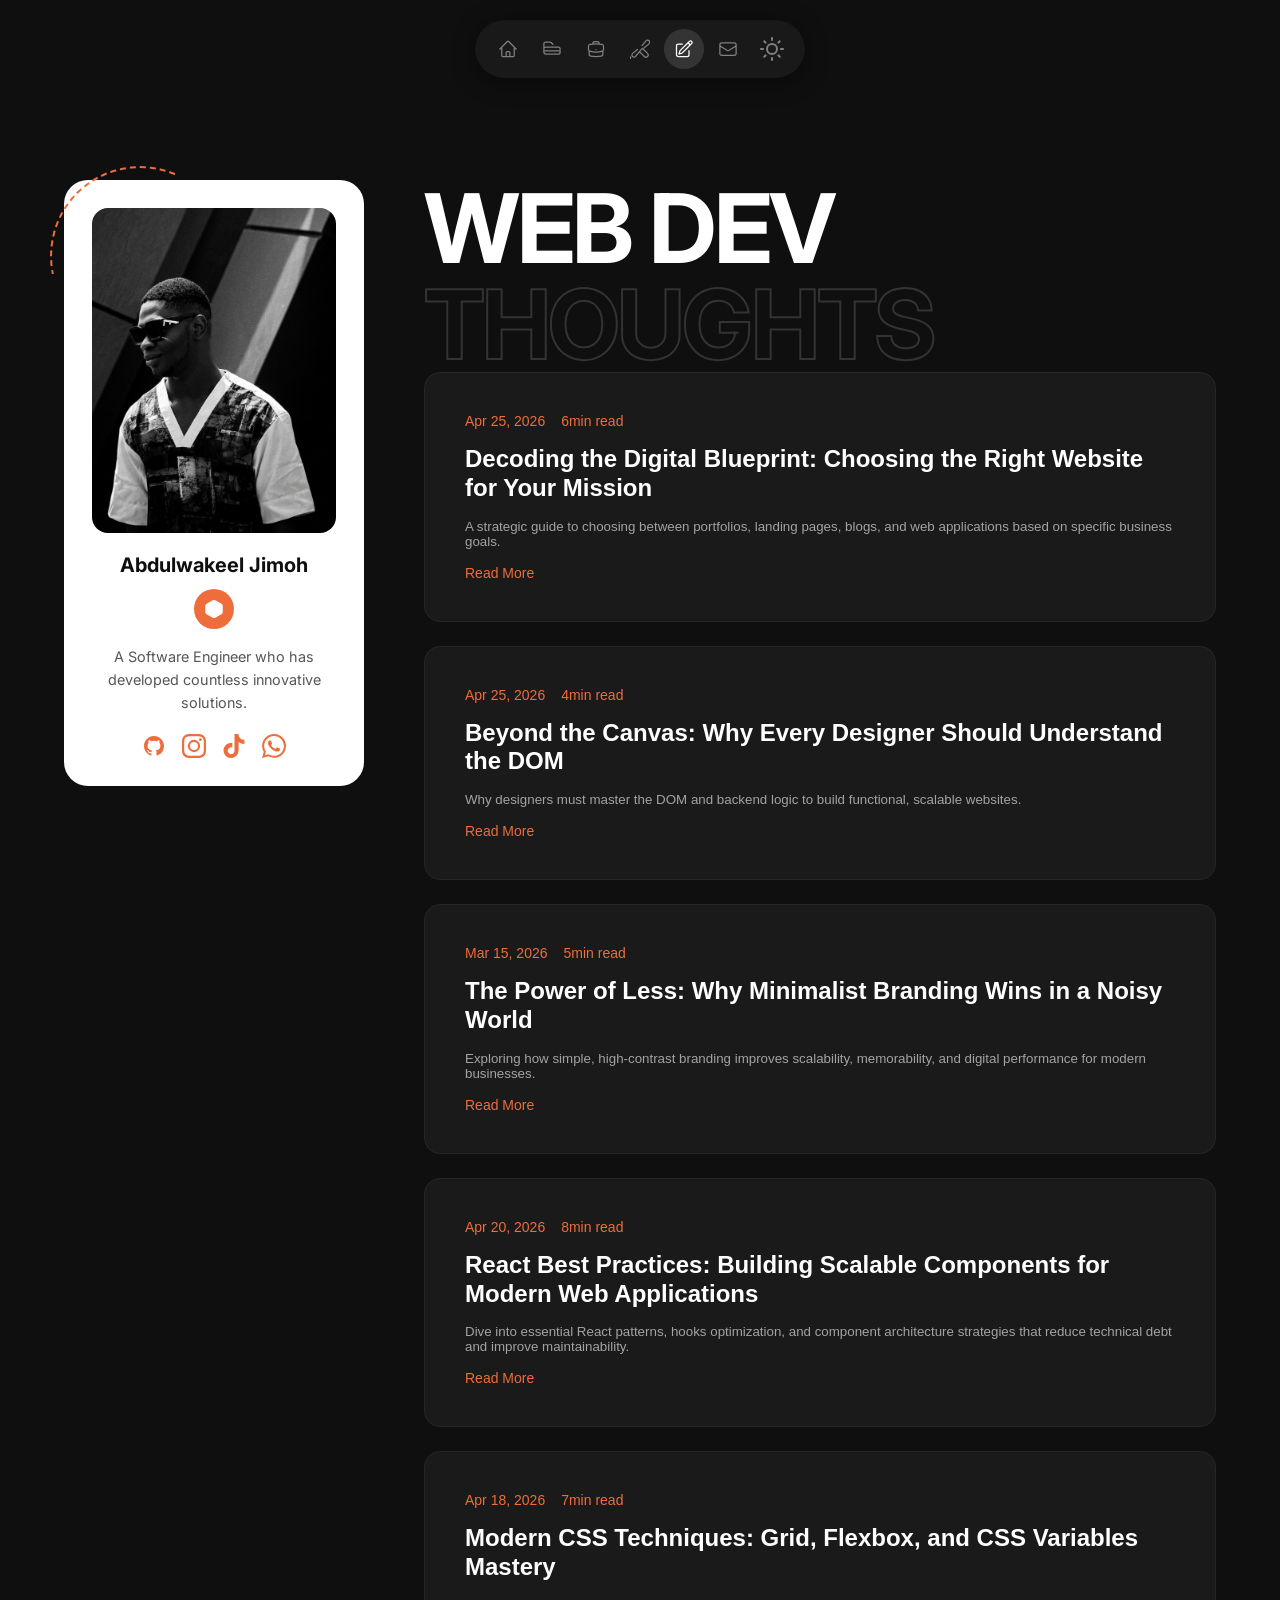
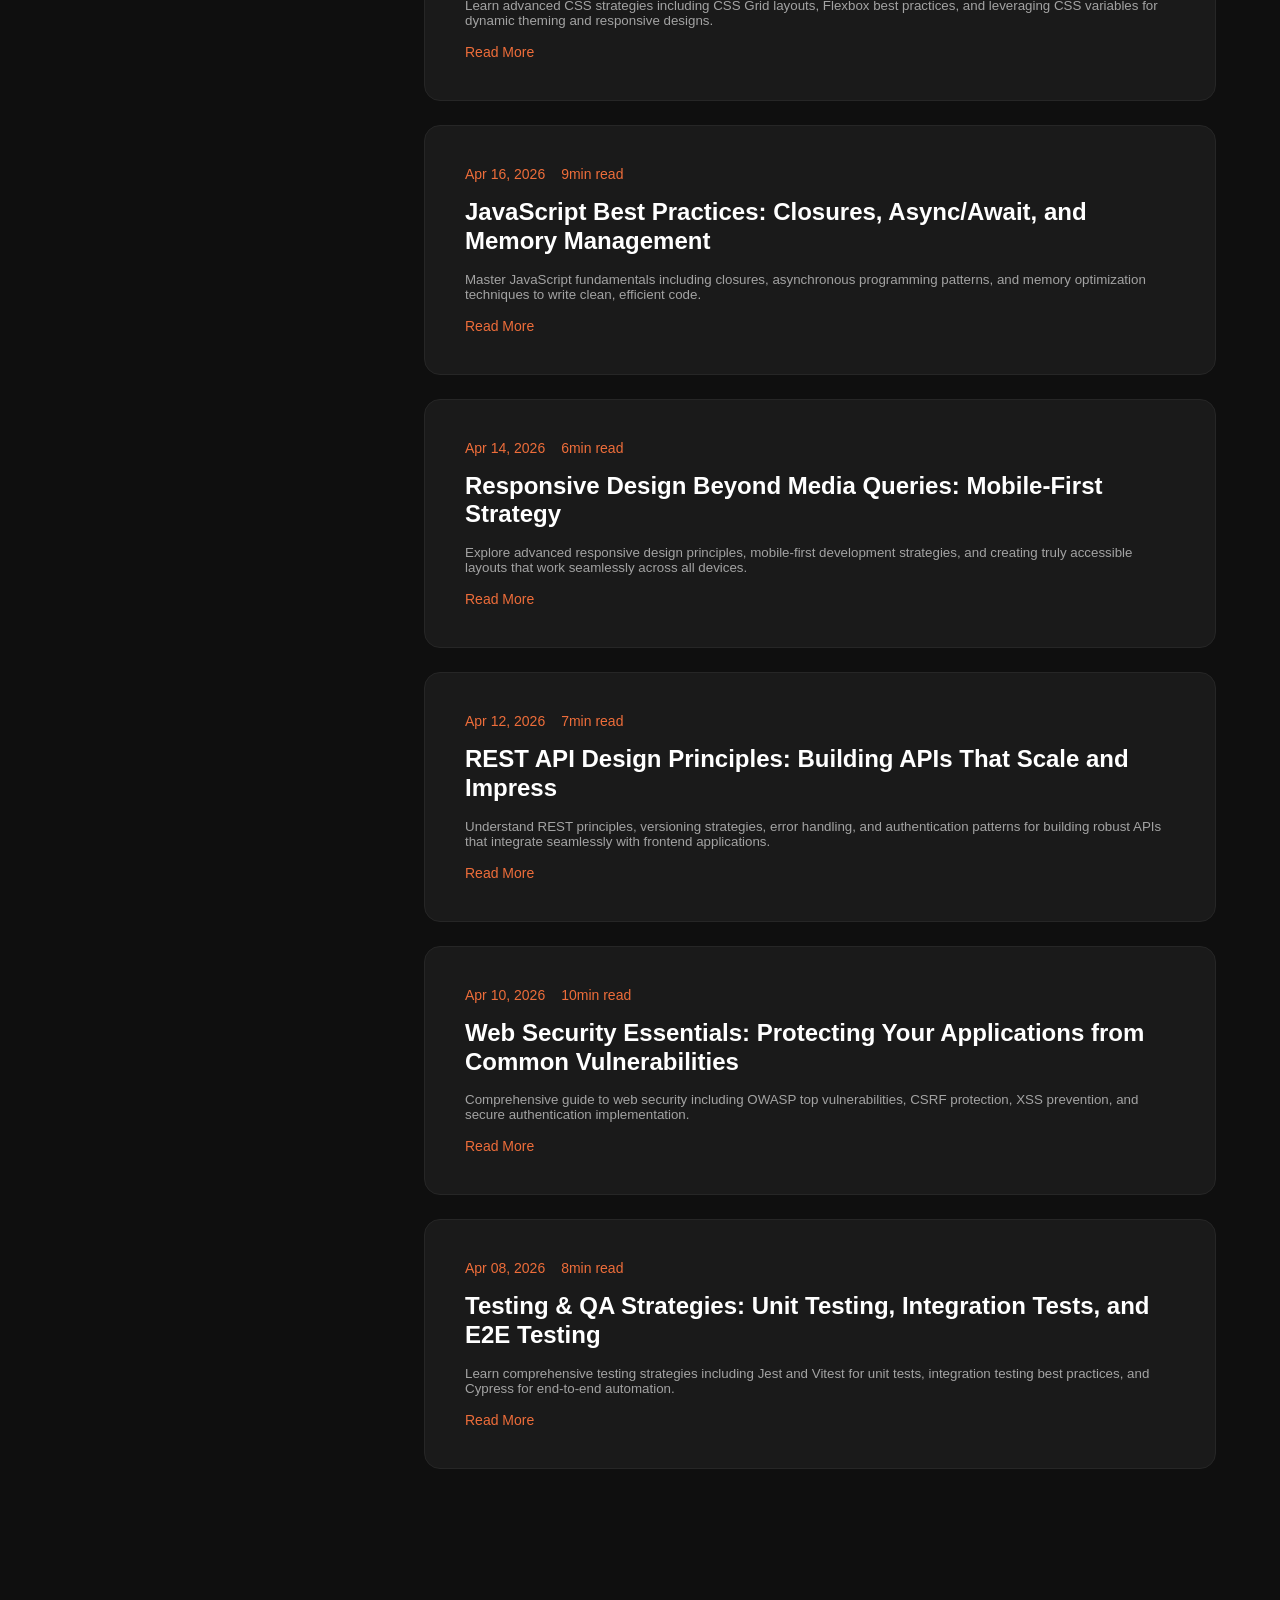
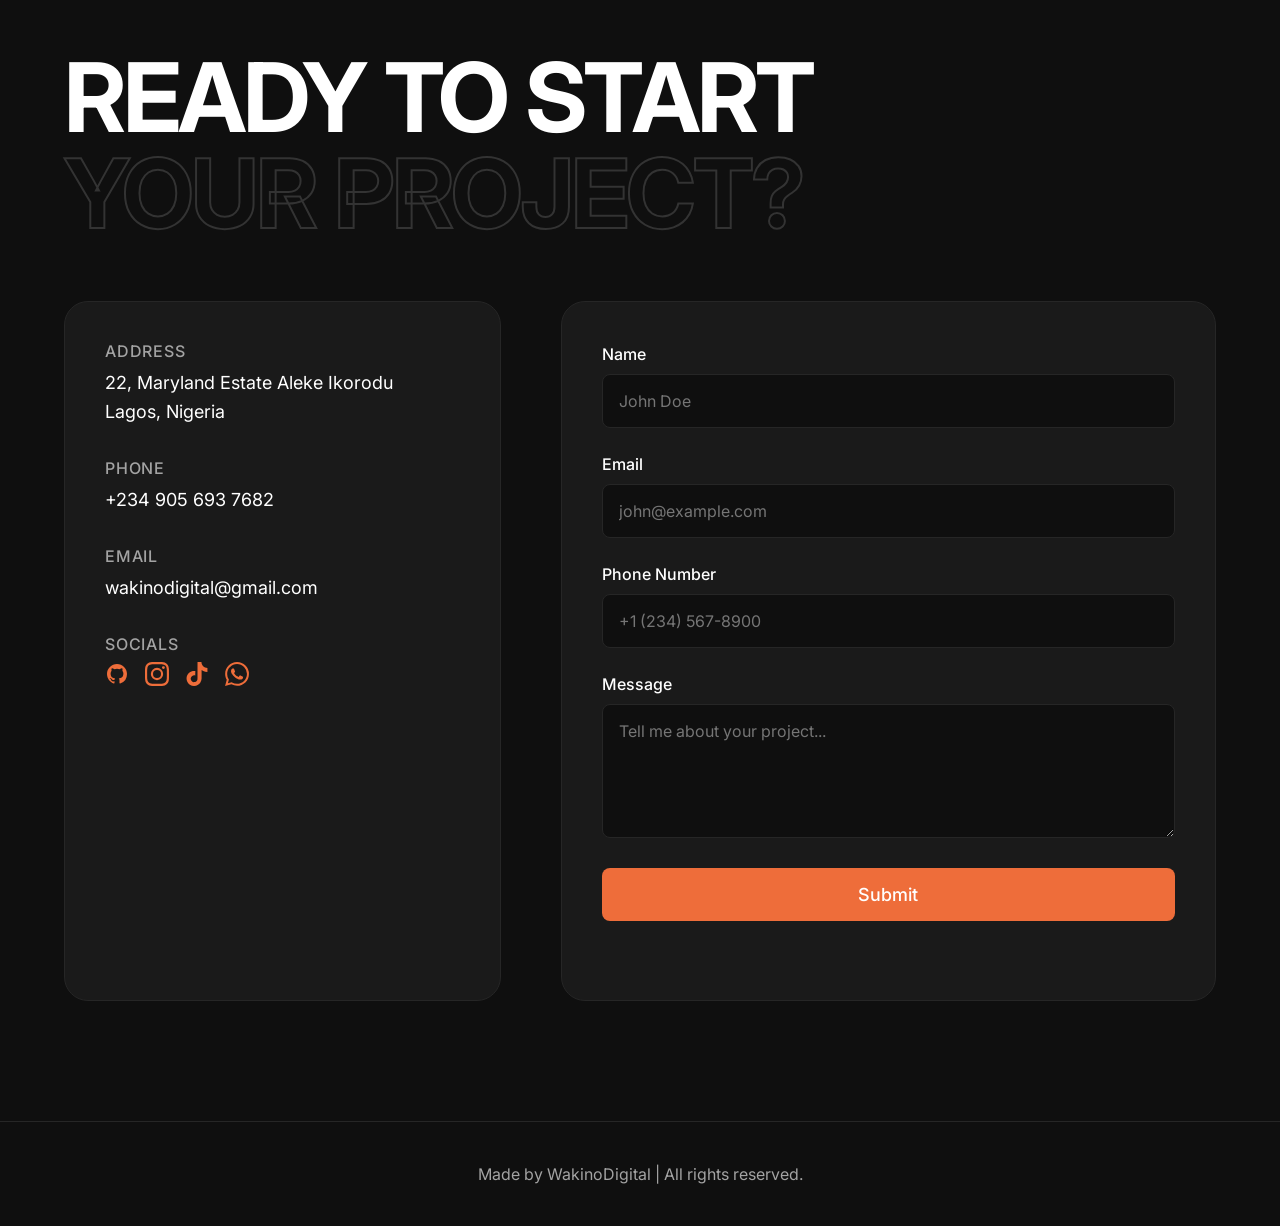
<file: thoughts.html>
<!DOCTYPE html>
<html lang="en">
<head>
    <meta charset="UTF-8">
    <meta name="viewport" content="width=device-width, initial-scale=1.0">
    <title>Thoughts | Abdulwakeel Jimoh</title>
    <meta name="description" content="Thoughts and Blog by Abdulwakeel Jimoh">
    <link rel="preconnect" href="https://fonts.googleapis.com">
    <link rel="preconnect" href="https://fonts.gstatic.com" crossorigin>
    <link href="https://fonts.googleapis.com/css2?family=Inter:wght@400;500;700&display=swap" rel="stylesheet">
    <link rel="stylesheet" href="style.css">
    <!-- Favicon -->
    <link rel="icon" type="image/png" href="image/logo.png">
</head>
<body>
    <!-- Preloader -->
    <div id="preloader" class="preloader">
        <div class="loader-counter" data-count="0" style="--progress: 0%">0%</div>
    </div>
    <!-- Pill Icon Navbar -->
    <header class="header">
        <nav class="nav-pill">
            <a href="index.html" class="nav-icon" aria-label="Home" title="Home">
                <svg xmlns="http://www.w3.org/2000/svg" width="20" height="20" fill="none" viewBox="0 0 24 24" stroke="currentColor" stroke-width="1.5"><path stroke-linecap="round" stroke-linejoin="round" d="m2.25 12 8.954-8.955c.44-.439 1.152-.439 1.591 0L21.75 12M4.5 9.75v10.125c0 .621.504 1.125 1.125 1.125H9.75v-4.875c0-.621.504-1.125 1.125-1.125h2.25c.621 0 1.125.504 1.125 1.125V21h4.125c.621 0 1.125-.504 1.125-1.125V9.75M8.25 21h8.25"/></svg>
            </a>
            <a href="projects.html" class="nav-icon" aria-label="Projects" title="Projects">
                <svg xmlns="http://www.w3.org/2000/svg" width="20" height="20" fill="none" viewBox="0 0 24 24" stroke="currentColor" stroke-width="1.5"><path stroke-linecap="round" stroke-linejoin="round" d="M2.25 12.75V12A2.25 2.25 0 0 1 4.5 9.75h15A2.25 2.25 0 0 1 21.75 12v.75m-8.69-6.44-2.12-2.12a1.5 1.5 0 0 0-1.061-.44H4.5A2.25 2.25 0 0 0 2.25 6v8.25m19.5 0v1.5a2.25 2.25 0 0 1-2.25 2.25h-15a2.25 2.25 0 0 1-2.25-2.25v-1.5m19.5 0h-19.5"/></svg>
            </a>
            <a href="experience.html" class="nav-icon" aria-label="Experience" title="Experience">
                <svg xmlns="http://www.w3.org/2000/svg" width="20" height="20" fill="none" viewBox="0 0 24 24" stroke="currentColor" stroke-width="1.5"><path stroke-linecap="round" stroke-linejoin="round" d="M20.25 14.15v4.25c0 1.094-.787 2.036-1.872 2.18-2.087.277-4.216.42-6.378.42s-4.291-.143-6.378-.42c-1.085-.144-1.872-1.086-1.872-2.18v-4.25m16.5 0a2.18 2.18 0 0 0 .75-1.661V8.706c0-1.081-.768-2.015-1.837-2.175a48.114 48.114 0 0 0-3.413-.387m4.5 8.006c-.194.165-.42.295-.673.38A23.978 23.978 0 0 1 12 15.75c-2.648 0-5.195-.429-7.577-1.22a2.016 2.016 0 0 1-.673-.38m0 0A2.18 2.18 0 0 1 3 12.489V8.706c0-1.081.768-2.015 1.837-2.175a48.111 48.111 0 0 1 3.413-.387m7.5 0V5.25A2.25 2.25 0 0 0 13.5 3h-3a2.25 2.25 0 0 0-2.25 2.25v.894m7.5 0a48.667 48.667 0 0 0-7.5 0M12 12.75h.008v.008H12v-.008Z"/></svg>
            </a>
            <a href="tools.html" class="nav-icon" aria-label="Tools" title="Tools">
                <svg xmlns="http://www.w3.org/2000/svg" width="20" height="20" fill="none" viewBox="0 0 24 24" stroke="currentColor" stroke-width="1.5"><path stroke-linecap="round" stroke-linejoin="round" d="M11.42 15.17 17.25 21A2.652 2.652 0 0 0 21 17.25l-5.877-5.877M11.42 15.17l2.496-3.03c.317-.384.74-.626 1.208-.766M11.42 15.17l-4.655 5.653a2.548 2.548 0 1 1-3.586-3.586l5.654-4.654m5.65-4.65 4.654-5.654a2.548 2.548 0 1 1 3.586 3.586l-5.653 4.655m-5.65 4.65-2.496 3.03c-.317.384-.74.626-1.208.766m-7.71 5.27a2.548 2.548 0 1 1-3.586-3.586 2.548 2.548 0 0 1 3.586 3.586Z"/></svg>
            </a>
            <a href="thoughts.html" class="nav-icon active" aria-label="Thoughts" title="Thoughts">
                <svg xmlns="http://www.w3.org/2000/svg" width="20" height="20" fill="none" viewBox="0 0 24 24" stroke="currentColor" stroke-width="1.5"><path stroke-linecap="round" stroke-linejoin="round" d="m16.862 4.487 1.687-1.688a1.875 1.875 0 1 1 2.652 2.652L10.582 16.07a4.5 4.5 0 0 1-1.897 1.13L6 18l.8-2.685a4.5 4.5 0 0 1 1.13-1.897l8.932-8.931Zm0 0L19.5 7.125M18 14v4.75A2.25 2.25 0 0 1 15.75 21H5.25A2.25 2.25 0 0 1 3 18.75V8.25A2.25 2.25 0 0 1 5.25 6H10"/></svg>
            </a>
            <a href="#contact" class="nav-icon" aria-label="Contact" title="Contact">
                <svg xmlns="http://www.w3.org/2000/svg" width="20" height="20" fill="none" viewBox="0 0 24 24" stroke="currentColor" stroke-width="1.5"><path stroke-linecap="round" stroke-linejoin="round" d="M21.75 6.75v10.5a2.25 2.25 0 0 1-2.25 2.25h-15a2.25 2.25 0 0 1-2.25-2.25V6.75m19.5 0A2.25 2.25 0 0 0 19.5 4.5h-15a2.25 2.25 0 0 0-2.25 2.25m19.5 0v.243a2.25 2.25 0 0 1-1.07 1.916l-7.5 4.615a2.25 2.25 0 0 1-2.36 0L3.32 8.91a2.25 2.25 0 0 1-1.07-1.916V6.75"/></svg>
            </a>
            <button id="themeToggle" class="nav-icon theme-toggle" aria-label="Toggle Theme" style="background: transparent; border: none; cursor: pointer; padding: 0;">
                <svg id="themeIcon" xmlns="http://www.w3.org/2000/svg" width="24" height="24" viewBox="0 0 24 24" fill="none" stroke="currentColor" stroke-width="2" stroke-linecap="round" stroke-linejoin="round">
                    <circle cx="12" cy="12" r="5"></circle>
                    <line x1="12" y1="1" x2="12" y2="3"></line>
                    <line x1="12" y1="21" x2="12" y2="23"></line>
                    <line x1="4.22" y1="4.22" x2="5.64" y2="5.64"></line>
                    <line x1="18.36" y1="18.36" x2="19.78" y2="19.78"></line>
                    <line x1="1" y1="12" x2="3" y2="12"></line>
                    <line x1="21" y1="12" x2="23" y2="12"></line>
                    <line x1="4.22" y1="19.78" x2="5.64" y2="18.36"></line>
                    <line x1="18.36" y1="5.64" x2="19.78" y2="4.22"></line>
                </svg>
            </button>
        </nav>
    </header>

    <main>
        <!-- Blog Section -->
        <section id="thoughts" class="blog section page-top animate-on-scroll">
            <div class="subpage-layout">
                <!-- Profile Card Sidebar -->
                <div class="profile-card">
                    <div class="profile-deco-ring"></div>
                    <div class="profile-photo-wrap">
                        <img src="image/profile pix.webp" alt="Abdulwakeel Jimoh">
                    </div>
                    <h2 class="profile-name">Abdulwakeel Jimoh</h2>
                    <div class="profile-badge">
                        <svg xmlns="http://www.w3.org/2000/svg" viewBox="0 0 24 24" fill="white" width="20" height="20"><path d="M13.5 1.515a3 3 0 0 0-3 0L3 5.845a3 3 0 0 0-1.5 2.598v7.114A3 3 0 0 0 3 18.155l7.5 4.33a3 3 0 0 0 3 0l7.5-4.33a3 3 0 0 0 1.5-2.598V8.443a3 3 0 0 0-1.5-2.598l-7.5-4.33Z"/></svg>
                    </div>
                    <p class="profile-bio">A Software Engineer who has developed countless innovative solutions.</p>
                    <div class="profile-socials">
                        <a href="https://github.com/abdulwakeel-cloud" target="_blank" class="social-icon" aria-label="GitHub"><svg xmlns="http://www.w3.org/2000/svg" width="18" height="18" viewBox="0 0 24 24" fill="currentColor"><path d="M12 2C6.477 2 2 6.484 2 12.017c0 4.425 2.865 8.18 6.839 9.504.5.092.682-.217.682-.483 0-.237-.008-.868-.013-1.703-2.782.605-3.369-1.343-3.369-1.343-.454-1.158-1.11-1.466-1.11-1.466-.908-.62.069-.608.069-.608 1.003.07 1.531 1.032 1.531 1.032.892 1.53 2.341 1.088 2.91.832.092-.647.35-1.088.636-1.338-2.22-.253-4.555-1.113-4.555-4.951 0-1.093.39-1.988 1.029-2.688-.103-.253-.446-1.272.098-2.65 0 0 .84-.27 2.75 1.026A9.564 9.564 0 0 1 12 6.844a9.59 9.59 0 0 1 2.504.337c1.909-1.296 2.747-1.027 2.747-1.027.546 1.379.202 2.398.1 2.651.64.7 1.028 1.595 1.028 2.688 0 3.848-2.339 4.695-4.566 4.943.359.309.678.92.678 1.855 0 1.338-.012 2.419-.012 2.747 0 .268.18.58.688.482A10.02 10.02 0 0 0 22 12.017C22 6.484 17.522 2 12 2Z"/></svg></a>
                        <a href="https://www.instagram.com/wakinodigital" target="_blank" class="social-icon" aria-label="Instagram"><svg xmlns="http://www.w3.org/2000/svg" width="18" height="18" viewBox="0 0 24 24" fill="currentColor"><path d="M12 2.163c3.204 0 3.584.012 4.85.07 3.252.148 4.771 1.691 4.919 4.919.058 1.265.069 1.645.069 4.849 0 3.205-.012 3.584-.069 4.849-.149 3.225-1.664 4.771-4.919 4.919-1.266.058-1.644.07-4.85.07-3.204 0-3.584-.012-4.849-.07-3.26-.149-4.771-1.699-4.919-4.92-.058-1.265-.07-1.644-.07-4.849 0-3.204.013-3.583.07-4.849.149-3.227 1.664-4.771 4.919-4.919 1.266-.057 1.645-.069 4.849-.069ZM12 0C8.741 0 8.333.014 7.053.072 2.695.272.273 2.69.073 7.052.014 8.333 0 8.741 0 12c0 3.259.014 3.668.072 4.948.2 4.358 2.618 6.78 6.98 6.98C8.333 23.986 8.741 24 12 24c3.259 0 3.668-.014 4.948-.072 4.354-.2 6.782-2.618 6.979-6.98.059-1.28.073-1.689.073-4.948 0-3.259-.014-3.667-.072-4.947-.196-4.354-2.617-6.78-6.979-6.98C15.668.014 15.259 0 12 0Zm0 5.838a6.162 6.162 0 1 0 0 12.324 6.162 6.162 0 0 0 0-12.324ZM12 16a4 4 0 1 1 0-8 4 4 0 0 1 0 8Zm6.406-11.845a1.44 1.44 0 1 0 0 2.881 1.44 1.44 0 0 0 0-2.881Z"/></svg></a>
                        <a href="https://tiktok.com" target="_blank" class="social-icon" aria-label="TikTok"><svg xmlns="http://www.w3.org/2000/svg" width="18" height="18" viewBox="0 0 24 24" fill="currentColor"><path d="M12.525.02c1.31-.02 2.61-.01 3.91-.02.08 1.53.63 3.09 1.75 4.17 1.12 1.11 2.7 1.62 4.24 1.79v4.03c-1.44-.05-2.89-.35-4.2-.97-.57-.26-1.1-.59-1.62-.93-.01 2.92.01 5.84-.02 8.75-.08 1.4-.54 2.79-1.35 3.94-1.31 1.92-3.58 3.17-5.91 3.21-1.43.08-2.86-.31-4.08-1.03-2.02-1.19-3.44-3.37-3.65-5.71-.02-.5-.03-1-.01-1.49.18-1.9 1.12-3.72 2.58-4.96 1.66-1.44 3.98-2.13 6.15-1.72.02 1.48-.04 2.96-.04 4.44-.99-.32-2.15-.23-3.02.37-.63.41-1.11 1.04-1.36 1.75-.21.51-.15 1.07-.14 1.61.24 1.64 1.82 3.02 3.5 2.87 1.12-.01 2.19-.66 2.77-1.61.19-.33.4-.67.41-1.06.1-1.79.06-3.57.07-5.36.01-4.03-.01-8.05.02-12.07z"/></svg></a>
                        <a href="https://wa.me/2349056937682" target="_blank" class="social-icon" aria-label="WhatsApp"><svg xmlns="http://www.w3.org/2000/svg" width="18" height="18" viewBox="0 0 24 24" fill="currentColor"><path d="M17.472 14.382c-.297-.149-1.758-.867-2.03-.967-.273-.099-.471-.148-.67.15-.197.297-.767.966-.94 1.164-.173.199-.347.223-.644.075-.297-.15-1.255-.463-2.39-1.475-.883-.788-1.48-1.761-1.653-2.059-.173-.297-.018-.458.13-.606.134-.133.298-.347.446-.52.149-.174.198-.298.298-.497.099-.198.05-.371-.025-.52-.075-.149-.669-1.612-.916-2.207-.242-.579-.487-.5-.669-.51-.173-.008-.371-.01-.57-.01-.198 0-.52.074-.792.372-.272.297-1.04 1.016-1.04 2.479 0 1.462 1.065 2.875 1.213 3.074.149.198 2.096 3.2 5.077 4.487.709.306 1.262.489 1.694.625.712.227 1.36.195 1.871.118.571-.085 1.758-.719 2.006-1.413.248-.694.248-1.289.173-1.413-.074-.124-.272-.198-.57-.347m-5.421 7.403h-.004a9.87 9.87 0 01-5.031-1.378l-.361-.214-3.741.982.998-3.648-.235-.374a9.86 9.86 0 01-1.51-5.26c.001-5.45 4.436-9.884 9.888-9.884 2.64 0 5.122 1.03 6.988 2.898a9.825 9.825 0 012.893 6.994c-.003 5.45-4.437 9.884-9.885 9.884m8.413-18.297A11.815 11.815 0 0012.05 0C5.495 0 .16 5.335.157 11.892c0 2.096.547 4.142 1.588 5.945L.057 24l6.305-1.654a11.882 11.882 0 005.683 1.448h.005c6.554 0 11.89-5.335 11.893-11.893a11.821 11.821 0 00-3.48-8.413Z"/></svg></a>
                    </div>
                </div>
                <!-- Content Area -->
                <div class="subpage-content">
                    <div class="premium-tools-heading">
                        <h2 class="premium-label">WEB DEV</h2>
                        <h2 class="tools-label">THOUGHTS</h2>
                    </div>
                    <div class="blog-list">
                    <button type="button" class="blog-card blog-btn">
                        <div class="blog-meta">
                            <span class="blog-date">Apr 25, 2026</span>
                            <span class="blog-read">6min read</span>
                        </div>
                        <h3 class="blog-title">Decoding the Digital Blueprint: Choosing the Right Website for Your Mission</h3>
                        <p class="blog-desc">A strategic guide to choosing between portfolios, landing pages, blogs, and web applications based on specific business goals.</p>
                        <span class="read-more">Read More</span>
                    </button>
                    <div class="blog-content hidden">
                        <p>Building a website is a significant decision that requires understanding your mission and audience. This comprehensive guide walks you through the decision-making process for choosing the right type of website.</p>
                    </div>

                    <button type="button" class="blog-card blog-btn">
                        <div class="blog-meta">
                            <span class="blog-date">Apr 25, 2026</span>
                            <span class="blog-read">4min read</span>
                        </div>
                        <h3 class="blog-title">Beyond the Canvas: Why Every Designer Should Understand the DOM</h3>
                        <p class="blog-desc">Why designers must master the DOM and backend logic to build functional, scalable websites.</p>
                        <span class="read-more">Read More</span>
                    </button>
                    <div class="blog-content hidden">
                        <p>Designers often focus purely on aesthetics, but truly great designers understand the technical implementation. The DOM (Document Object Model) is the bridge between design and functionality. Learn why mastering it makes you a better designer.</p>
                    </div>

                    <button type="button" class="blog-card blog-btn">
                        <div class="blog-meta">
                            <span class="blog-date">Mar 15, 2026</span>
                            <span class="blog-read">5min read</span>
                        </div>
                        <h3 class="blog-title">The Power of Less: Why Minimalist Branding Wins in a Noisy World</h3>
                        <p class="blog-desc">Exploring how simple, high-contrast branding improves scalability, memorability, and digital performance for modern businesses.</p>
                        <span class="read-more">Read More</span>
                    </button>
                    <div class="blog-content hidden">
                        <p>In an increasingly complex digital landscape, minimalism stands out. Discover how reducing visual noise, increasing contrast, and focusing on essential elements creates memorable brands that perform better across all platforms.</p>
                    </div>

                    <button type="button" class="blog-card blog-btn">
                        <div class="blog-meta">
                            <span class="blog-date">Apr 20, 2026</span>
                            <span class="blog-read">8min read</span>
                        </div>
                        <h3 class="blog-title">React Best Practices: Building Scalable Components for Modern Web Applications</h3>
                        <p class="blog-desc">Dive into essential React patterns, hooks optimization, and component architecture strategies that reduce technical debt and improve maintainability.</p>
                        <span class="read-more">Read More</span>
                    </button>
                    <div class="blog-content hidden">
                        <h4>Component Architecture & Composition</h4>
                        <p>Break down your UI into small, reusable, and single-responsibility components. Functional components with hooks are the modern standard.</p>
                        <h4>Mastering React Hooks</h4>
                        <p>Hooks like useState, useEffect, useContext, and useReducer enable state management and side effects in functional components. Master them for better code organization.</p>
                        <h4>State Management Best Practices</h4>
                        <p>Keep state as local as possible, lift it up only when necessary, and consider Context API or Redux for complex applications.</p>
                        <h4>Performance Optimization</h4>
                        <p>Use React.memo to prevent unnecessary re-renders, useMemo for expensive computations, and useCallback to memoize functions.</p>
                    </div>

                    <button type="button" class="blog-card blog-btn">
                        <div class="blog-meta">
                            <span class="blog-date">Apr 18, 2026</span>
                            <span class="blog-read">7min read</span>
                        </div>
                        <h3 class="blog-title">Modern CSS Techniques: Grid, Flexbox, and CSS Variables Mastery</h3>
                        <p class="blog-desc">Learn advanced CSS strategies including CSS Grid layouts, Flexbox best practices, and leveraging CSS variables for dynamic theming and responsive designs.</p>
                        <span class="read-more">Read More</span>
                    </button>
                    <div class="blog-content hidden">
                        <h4>CSS Flexbox: The Flexible Layout System</h4>
                        <p>Flexbox is perfect for one-dimensional layouts. Use flex-direction, justify-content, and align-items for powerful layout control.</p>
                        <h4>CSS Grid: Two-Dimensional Layouts</h4>
                        <p>CSS Grid provides true two-dimensional layout control. Use grid-template-columns and named grid areas for complex page layouts.</p>
                        <h4>CSS Variables for Dynamic Theming</h4>
                        <p>CSS Variables enable dynamic theming and reduce repetition. Define variables at :root level and update them programmatically or with data attributes.</p>
                        <h4>Responsive Layouts Without Media Queries</h4>
                        <p>Use techniques like grid-template-columns: repeat(auto-fit, minmax(250px, 1fr)) to create responsive layouts that adapt automatically.</p>
                    </div>

                    <button type="button" class="blog-card blog-btn">
                        <div class="blog-meta">
                            <span class="blog-date">Apr 16, 2026</span>
                            <span class="blog-read">9min read</span>
                        </div>
                        <h3 class="blog-title">JavaScript Best Practices: Closures, Async/Await, and Memory Management</h3>
                        <p class="blog-desc">Master JavaScript fundamentals including closures, asynchronous programming patterns, and memory optimization techniques to write clean, efficient code.</p>
                        <span class="read-more">Read More</span>
                    </button>
                    <div class="blog-content hidden">
                        <h4>Understanding Closures</h4>
                        <p>Closures are functions with access to variables from another function's scope. Use them for data privacy and the module pattern.</p>
                        <h4>Mastering Async/Await</h4>
                        <p>Async/await provides cleaner syntax for handling asynchronous operations. Always handle errors with try/catch and use Promise.all() for parallel operations.</p>
                        <h4>Memory Management</h4>
                        <p>Prevent memory leaks by cleaning up event listeners, clearing timers, and avoiding global variables that grow indefinitely.</p>
                        <h4>Best Practices</h4>
                        <p>Use const by default, prefer async/await over callbacks, clean up resources, and be aware of the scope chain.</p>
                    </div>

                    <button type="button" class="blog-card blog-btn">
                        <div class="blog-meta">
                            <span class="blog-date">Apr 14, 2026</span>
                            <span class="blog-read">6min read</span>
                        </div>
                        <h3 class="blog-title">Responsive Design Beyond Media Queries: Mobile-First Strategy</h3>
                        <p class="blog-desc">Explore advanced responsive design principles, mobile-first development strategies, and creating truly accessible layouts that work seamlessly across all devices.</p>
                        <span class="read-more">Read More</span>
                    </button>
                    <div class="blog-content hidden">
                        <h4>Mobile-First Approach</h4>
                        <p>Build for mobile first to ensure your application works on the most constrained devices, then gracefully enhance for larger screens.</p>
                        <h4>Fluid and Flexible Layouts</h4>
                        <p>Use relative units and flexible properties to adapt to any screen size. Use clamp() for responsive sizing.</p>
                        <h4>Touch-Friendly Interfaces</h4>
                        <p>Ensure minimum touch target size of 48x48px, provide adequate spacing, and avoid hover-dependent interactions.</p>
                        <h4>Accessibility & Performance</h4>
                        <p>Maintain readable text sizes, sufficient color contrast, and test with screen readers on mobile devices.</p>
                    </div>

                    <button type="button" class="blog-card blog-btn">
                        <div class="blog-meta">
                            <span class="blog-date">Apr 12, 2026</span>
                            <span class="blog-read">7min read</span>
                        </div>
                        <h3 class="blog-title">REST API Design Principles: Building APIs That Scale and Impress</h3>
                        <p class="blog-desc">Understand REST principles, versioning strategies, error handling, and authentication patterns for building robust APIs that integrate seamlessly with frontend applications.</p>
                        <span class="read-more">Read More</span>
                    </button>
                    <div class="blog-content hidden">
                        <h4>Resource-Oriented Design</h4>
                        <p>Design APIs around resources (like users, posts), not actions. Use HTTP methods correctly: GET, POST, PUT, PATCH, DELETE.</p>
                        <h4>Versioning Strategy</h4>
                        <p>Use URL-based versioning (/api/v1/users) for clarity and easy caching. This allows you to introduce breaking changes while maintaining backward compatibility.</p>
                        <h4>Consistent Response Structure</h4>
                        <p>Return consistent status codes and response formats. Include pagination info for large datasets and comprehensive error messages.</p>
                        <h4>Security & Rate Limiting</h4>
                        <p>Implement proper authentication (JWT, OAuth), rate limiting to prevent abuse, and security headers for API protection.</p>
                    </div>

                    <button type="button" class="blog-card blog-btn">
                        <div class="blog-meta">
                            <span class="blog-date">Apr 10, 2026</span>
                            <span class="blog-read">10min read</span>
                        </div>
                        <h3 class="blog-title">Web Security Essentials: Protecting Your Applications from Common Vulnerabilities</h3>
                        <p class="blog-desc">Comprehensive guide to web security including OWASP top vulnerabilities, CSRF protection, XSS prevention, and secure authentication implementation.</p>
                        <span class="read-more">Read More</span>
                    </button>
                    <div class="blog-content hidden">
                        <h4>OWASP Top Vulnerabilities</h4>
                        <p>Understand injection attacks, XSS, CSRF, and other critical vulnerabilities. Use parameterized queries, sanitize inputs, and implement CSRF tokens.</p>
                        <h4>Authentication & Password Security</h4>
                        <p>Never store plain text passwords. Use strong hashing algorithms like bcrypt or Argon2, and implement secure password validation rules.</p>
                        <h4>HTTPS & Security Headers</h4>
                        <p>Always use HTTPS for all communications. Implement security headers like Content-Security-Policy, X-Frame-Options, and Strict-Transport-Security.</p>
                        <h4>Input Validation & Error Handling</h4>
                        <p>Validate and sanitize all user input. Never expose sensitive information in error messages to users.</p>
                    </div>

                    <button type="button" class="blog-card blog-btn">
                        <div class="blog-meta">
                            <span class="blog-date">Apr 08, 2026</span>
                            <span class="blog-read">8min read</span>
                        </div>
                        <h3 class="blog-title">Testing & QA Strategies: Unit Testing, Integration Tests, and E2E Testing</h3>
                        <p class="blog-desc">Learn comprehensive testing strategies including Jest and Vitest for unit tests, integration testing best practices, and Cypress for end-to-end automation.</p>
                        <span class="read-more">Read More</span>
                    </button>
                    <div class="blog-content hidden">
                        <h4>The Testing Pyramid</h4>
                        <p>Follow the pyramid: 70% unit tests, 20% integration tests, 10% E2E tests. This distribution provides good coverage while keeping tests fast.</p>
                        <h4>Unit Testing with Jest</h4>
                        <p>Test individual functions in isolation. Use mocks for external dependencies and follow the Arrange-Act-Assert pattern.</p>
                        <h4>Integration Testing</h4>
                        <p>Verify that multiple components or modules work together. Test API endpoints, database operations, and component interactions.</p>
                        <h4>E2E Testing with Cypress</h4>
                        <p>Simulate real user interactions. Test critical user workflows like login, checkout, and form submissions.</p>
                    </div>
                </div>
                </div>
            </div>
        </section>
        <!-- Contact Section -->
        <section id="contact" class="contact section animate-on-scroll">
            <div class="container">
                <div class="premium-tools-heading">
                    <h2 class="premium-label">READY TO START</h2>
                    <h2 class="tools-label">YOUR PROJECT?</h2>
                </div>
                <div class="contact-grid">
                    <!-- Left: Contact Info -->
                    <div class="contact-info">
                        <div class="info-item">
                            <h3>Address</h3>
                            <p>22, Maryland Estate Aleke Ikorodu<br>Lagos, Nigeria</p>
                        </div>
                        <div class="info-item">
                            <h3>Phone</h3>
                            <p><a href="tel:+2349056937682">+234 905 693 7682</a></p>
                        </div>
                        <div class="info-item">
                            <h3>Email</h3>
                            <p><a href="mailto:wakinodigital@gmail.com">wakinodigital@gmail.com</a></p>
                        </div>
                        <div class="info-socials">
                            <h3>Socials</h3>
                            <div class="social-links">
                                <a href="https://github.com/abdulwakeel-cloud" target="_blank" class="social-icon" aria-label="GitHub">
                                    <svg xmlns="http://www.w3.org/2000/svg" width="24" height="24" viewBox="0 0 24 24" fill="currentColor"><path d="M12 2C6.477 2 2 6.484 2 12.017c0 4.425 2.865 8.18 6.839 9.504.5.092.682-.217.682-.483 0-.237-.008-.868-.013-1.703-2.782.605-3.369-1.343-3.369-1.343-.454-1.158-1.11-1.466-1.11-1.466-.908-.62.069-.608.069-.608 1.003.07 1.531 1.032 1.531 1.032.892 1.53 2.341 1.088 2.91.832.092-.647.35-1.088.636-1.338-2.22-.253-4.555-1.113-4.555-4.951 0-1.093.39-1.988 1.029-2.688-.103-.253-.446-1.272.098-2.65 0 0 .84-.27 2.75 1.026A9.564 9.564 0 0 1 12 6.844a9.59 9.59 0 0 1 2.504.337c1.909-1.296 2.747-1.027 2.747-1.027.546 1.379.202 2.398.1 2.651.64.7 1.028 1.595 1.028 2.688 0 3.848-2.339 4.695-4.566 4.943.359.309.678.92.678 1.855 0 1.338-.012 2.419-.012 2.747 0 .268.18.58.688.482A10.02 10.02 0 0 0 22 12.017C22 6.484 17.522 2 12 2Z"/></svg>
                                </a>
                                <a href="https://www.instagram.com/wakinodigital?utm_source=qr&igsh=MTl4b3BydXZkMTZhMQ==" target="_blank" class="social-icon" aria-label="Instagram">
                                    <svg xmlns="http://www.w3.org/2000/svg" width="24" height="24" viewBox="0 0 24 24" fill="currentColor"><path d="M12 2.163c3.204 0 3.584.012 4.85.07 3.252.148 4.771 1.691 4.919 4.919.058 1.265.069 1.645.069 4.849 0 3.205-.012 3.584-.069 4.849-.149 3.225-1.664 4.771-4.919 4.919-1.266.058-1.644.07-4.85.07-3.204 0-3.584-.012-4.849-.07-3.26-.149-4.771-1.699-4.919-4.92-.058-1.265-.07-1.644-.07-4.849 0-3.204.013-3.583.07-4.849.149-3.227 1.664-4.771 4.919-4.919 1.266-.057 1.645-.069 4.849-.069ZM12 0C8.741 0 8.333.014 7.053.072 2.695.272.273 2.69.073 7.052.014 8.333 0 8.741 0 12c0 3.259.014 3.668.072 4.948.2 4.358 2.618 6.78 6.98 6.98C8.333 23.986 8.741 24 12 24c3.259 0 3.668-.014 4.948-.072 4.354-.2 6.782-2.618 6.979-6.98.059-1.28.073-1.689.073-4.948 0-3.259-.014-3.667-.072-4.947-.196-4.354-2.617-6.78-6.979-6.98C15.668.014 15.259 0 12 0Zm0 5.838a6.162 6.162 0 1 0 0 12.324 6.162 6.162 0 0 0 0-12.324ZM12 16a4 4 0 1 1 0-8 4 4 0 0 1 0 8Zm6.406-11.845a1.44 1.44 0 1 0 0 2.881 1.44 1.44 0 0 0 0-2.881Z"/></svg>
                                </a>
                                <a href="https://tiktok.com" target="_blank" class="social-icon" aria-label="TikTok">
                                    <svg xmlns="http://www.w3.org/2000/svg" width="24" height="24" viewBox="0 0 24 24" fill="currentColor"><path d="M12.525.02c1.31-.02 2.61-.01 3.91-.02.08 1.53.63 3.09 1.75 4.17 1.12 1.11 2.7 1.62 4.24 1.79v4.03c-1.44-.05-2.89-.35-4.2-.97-.57-.26-1.1-.59-1.62-.93-.01 2.92.01 5.84-.02 8.75-.08 1.4-.54 2.79-1.35 3.94-1.31 1.92-3.58 3.17-5.91 3.21-1.43.08-2.86-.31-4.08-1.03-2.02-1.19-3.44-3.37-3.65-5.71-.02-.5-.03-1-.01-1.49.18-1.9 1.12-3.72 2.58-4.96 1.66-1.44 3.98-2.13 6.15-1.72.02 1.48-.04 2.96-.04 4.44-.99-.32-2.15-.23-3.02.37-.63.41-1.11 1.04-1.36 1.75-.21.51-.15 1.07-.14 1.61.24 1.64 1.82 3.02 3.5 2.87 1.12-.01 2.19-.66 2.77-1.61.19-.33.4-.67.41-1.06.1-1.79.06-3.57.07-5.36.01-4.03-.01-8.05.02-12.07z"/></svg>
                                </a>
                                <a href="https://wa.me/2349056937682" target="_blank" class="social-icon" aria-label="WhatsApp">
                                    <svg xmlns="http://www.w3.org/2000/svg" width="24" height="24" viewBox="0 0 24 24" fill="currentColor"><path d="M17.472 14.382c-.297-.149-1.758-.867-2.03-.967-.273-.099-.471-.148-.67.15-.197.297-.767.966-.94 1.164-.173.199-.347.223-.644.075-.297-.15-1.255-.463-2.39-1.475-.883-.788-1.48-1.761-1.653-2.059-.173-.297-.018-.458.13-.606.134-.133.298-.347.446-.52.149-.174.198-.298.298-.497.099-.198.05-.371-.025-.52-.075-.149-.669-1.612-.916-2.207-.242-.579-.487-.5-.669-.51-.173-.008-.371-.01-.57-.01-.198 0-.52.074-.792.372-.272.297-1.04 1.016-1.04 2.479 0 1.462 1.065 2.875 1.213 3.074.149.198 2.096 3.2 5.077 4.487.709.306 1.262.489 1.694.625.712.227 1.36.195 1.871.118.571-.085 1.758-.719 2.006-1.413.248-.694.248-1.289.173-1.413-.074-.124-.272-.198-.57-.347m-5.421 7.403h-.004a9.87 9.87 0 01-5.031-1.378l-.361-.214-3.741.982.998-3.648-.235-.374a9.86 9.86 0 01-1.51-5.26c.001-5.45 4.436-9.884 9.888-9.884 2.64 0 5.122 1.03 6.988 2.898a9.825 9.825 0 012.893 6.994c-.003 5.45-4.437 9.884-9.885 9.884m8.413-18.297A11.815 11.815 0 0012.05 0C5.495 0 .16 5.335.157 11.892c0 2.096.547 4.142 1.588 5.945L.057 24l6.305-1.654a11.882 11.882 0 005.683 1.448h.005c6.554 0 11.89-5.335 11.893-11.893a11.821 11.821 0 00-3.48-8.413Z"/></svg>
                                </a>
                            </div>
                        </div>
                        <div class="info-map" style="margin-top: auto; padding-top: 16px;">
                            <iframe src="https://maps.google.com/maps?q=22,+Maryland+Estate+Aleke+Ikorodu,+Lagos,+Nigeria&t=&z=13&ie=UTF8&iwloc=&output=embed" width="100%" height="220" style="border:0; border-radius: 16px; " allowfullscreen="" loading="lazy" referrerpolicy="no-referrer-when-downgrade"></iframe>
                        </div>
                    </div>

                    <!-- Right: Form -->
                    <form class="contact-form" id="contactForm">
                        <input type="hidden" name="access_key" value="2afd1843-33f7-4199-8d02-dc046afd8df4">
                        <div class="form-group">
                            <label for="name">Name</label>
                            <input type="text" id="name" name="name" placeholder="John Doe" required>
                        </div>
                        <div class="form-group">
                            <label for="email">Email</label>
                            <input type="email" id="email" name="email" placeholder="john@example.com" required>
                        </div>
                        <div class="form-group">
                            <label for="phone">Phone Number</label>
                            <input type="tel" id="phone" name="phone" placeholder="+1 (234) 567-8900" required>
                        </div>
                        <div class="form-group">
                            <label for="message">Message</label>
                            <textarea id="message" name="message" rows="5" placeholder="Tell me about your project..." required></textarea>
                        </div>
                        <button type="submit" class="btn btn-primary submit-btn">Submit</button>
                        <div id="form-status" class="form-status-message"></div>
                    </form>
                </div>
            </div>
        </section>
    </main>

    <footer class="footer">
        <div class="container footer-container">
            <p>Made by WakinoDigital | All rights reserved.</p>
        </div>
    </footer>

    <script src="script.js"></script>
</body>
</html>
</file>
<file: style.css>
/* 
  CSS Variables Setup
  Background: #0F0F0F
  Card Background: #F2F2F2 / #262626
  Text (Primary): var(--text-primary)FFF
  Text (Secondary): #A3A3A3
  Borders: #262626
  Button Background: #EE6D3A
*/

:root {
    --bg-color: #0F0F0F;
    --text-primary: #FFFFFF;
    --text-secondary: #A3A3A3;
    --card-bg-light: #F2F2F2;
    --card-bg-dark: #1A1A1A;
    --border-color: #262626;
    --border-hover: #333333;
    --accent-color: #EE6D3A;
    --accent-hover: #f1875c;
    --glass-bg: rgba(255, 255, 255, 0.1);
    --glass-border: rgba(255, 255, 255, 0.08);
    --stroke-color: rgba(255, 255, 255, 0.3);
    --font-sans: 'Inter', sans-serif;
    --transition: all 0.3s ease;
}

[data-theme="light"] {
    --bg-color: #FAFAFA;
    --text-primary: #111827;
    --text-secondary: #6B7280;
    --card-bg-light: #FFFFFF;
    --card-bg-dark: #FFFFFF;
    --border-color: #E5E7EB;
    --border-hover: #D1D5DB;
    --glass-bg: rgba(0, 0, 0, 0.05);
    --glass-border: rgba(0, 0, 0, 0.08);
    --stroke-color: rgba(0, 0, 0, 0.3);
}

/* Reset & Global */
* {
    margin: 0;
    padding: 0;
    box-sizing: border-box;
}

html {
    scroll-behavior: smooth;
}

body {
    background-color: var(--bg-color);
    color: var(--text-primary);
    font-family: var(--font-sans);
    line-height: 1.5;
    font-size: 16px;
    font-weight: 400;
    overflow-x: hidden;
}

h1, h2, h3, h4, h5, h6 {
    font-weight: 700;
    line-height: 1.2;
    color: var(--text-primary);
}

a {
    color: inherit;
    text-decoration: none;
    transition: var(--transition);
}

ul {
    list-style: none;
}

.container {
    max-width: 1200px;
    margin: 0 auto;
    padding: 0 24px;
}

.section {
    padding-top: 120px;
    padding-bottom: 120px;
}

.section-title {
    font-size: clamp(3rem, 8vw, 6rem);
    font-weight: 700;
    color: var(--text-primary);
    letter-spacing: -0.03em;
    line-height: 1;
    margin-bottom: 60px;
    text-transform: uppercase;
}

/* Buttons */
.btn {
    display: inline-flex;
    align-items: center;
    justify-content: center;
    padding: 12px 24px;
    border-radius: 8px;
    font-weight: 500;
    cursor: pointer;
    transition: var(--transition);
    border: none;
    font-family: var(--font-sans);
    font-size: 1rem;
}

.btn-primary {
    background-color: var(--accent-color);
    color: var(--text-primary);
}

.btn-primary:hover {
    background-color: var(--accent-hover);
}

/* Header – Pill Nav */
.header {
    position: fixed;
    top: 0;
    left: 0;
    width: 100%;
    z-index: 100;
    display: flex;
    justify-content: center;
    padding: 20px 0;
    pointer-events: none; /* Let clicks pass through to page */
}

.nav-pill {
    display: flex;
    align-items: center;
    gap: 4px;
    background-color: rgba(28, 28, 28, 0.85);
    backdrop-filter: blur(12px);
    -webkit-backdrop-filter: blur(12px);
    border: 1px solid rgba(0, 0, 0, 0.08);
    border-radius: 50px;
    padding: 8px 12px;
    pointer-events: all; /* Re-enable clicks on the pill */
    box-shadow: 0 4px 24px rgba(0, 0, 0, 0.4);
}

.nav-icon {
    display: flex;
    align-items: center;
    justify-content: center;
    width: 40px;
    height: 40px;
    border-radius: 50%;
    color: rgba(255, 255, 255, 0.45);
    transition: color 0.2s ease, background-color 0.2s ease;
    position: relative;
}

.nav-icon::after {
    content: attr(aria-label);
    position: absolute;
    top: 100%;
    left: 50%;
    transform: translateX(-50%) translateY(4px) scale(0.95);
    background-color: var(--card-bg-dark);
    color: var(--text-primary);
    font-size: 0.75rem;
    font-weight: 500;
    padding: 6px 12px;
    border-radius: 8px;
    white-space: nowrap;
    opacity: 0;
    visibility: hidden;
    transition: all 0.2s cubic-bezier(0.16, 1, 0.3, 1);
    pointer-events: none;
    border: 1px solid var(--border-color);
    box-shadow: 0 4px 12px rgba(0, 0, 0, 0.3);
    z-index: 10;
}

.nav-icon:hover::after {
    opacity: 1;
    visibility: visible;
    transform: translateX(-50%) translateY(12px) scale(1);
}

.nav-icon:hover {
    color: #FFFFFF;
    background-color: rgba(255, 255, 255, 0.1);
}

.nav-icon.active {
    color: #FFFFFF;
    background-color: rgba(255, 255, 255, 0.12);
}

/* Page Top Padding for Standalone Pages */
.page-top {
    padding-top: 120px;
    padding-bottom: 0;
}

/* Subpage Two-Column Layout (Profile Sidebar + Content) */
.subpage-layout {
    display: flex;
    align-items: flex-start;
    gap: 60px;
    padding: 60px 24px;
    max-width: 1200px;
    margin: 0 auto;
}

.subpage-layout .profile-card {
    position: sticky;
    top: 100px;
}

.subpage-content {
    flex: 1;
    min-width: 0;
}

/* Hero Section */
.hero {
    padding-top: 120px;
    padding-bottom: 0;
}

.hero-container {
    display: flex;
    align-items: stretch;
    gap: 60px;
    padding: 60px 24px;
    max-width: 1200px;
    margin: 0 auto;
}

/* Profile Card (Left) */
.profile-card {
    background: var(--text-primary);
    border-radius: 24px;
    padding: 28px;
    width: 300px;
    flex-shrink: 0;
    position: relative;
    text-align: center;
    color: var(--bg-color);
    overflow: visible;
}

.profile-deco-ring {
    position: absolute;
    top: -14px;
    left: -14px;
    width: 180px;
    height: 180px;
    border: 2.5px dashed var(--accent-color);
    border-radius: 50%;
    pointer-events: none;
    z-index: 0;
    /* Only show top-left arc */
    clip-path: polygon(0% 0%, 70% 0%, 70% 60%, 0% 60%);
}

.profile-photo-wrap {
    position: relative;
    z-index: 1;
    width: 100%;
    border-radius: 16px;
    overflow: hidden;
    margin-bottom: 20px;
    aspect-ratio: 3/4;
}

.profile-photo-wrap img {
    width: 100%;
    height: 100%;
    object-fit: cover;
    display: block;
}

.profile-name {
    font-size: 1.25rem;
    font-weight: 700;
    color: var(--bg-color);
    margin-bottom: 12px;
}

.profile-badge {
    display: inline-flex;
    align-items: center;
    justify-content: center;
    width: 40px;
    height: 40px;
    background-color: var(--accent-color);
    border-radius: 50%;
    margin: 0 auto 16px;
}

.profile-bio {
    font-size: 0.9rem;
    color: var(--bg-color);
    opacity: 0.7;
    line-height: 1.6;
    margin-bottom: 20px;
}

.profile-socials {
    display: flex;
    align-items: center;
    justify-content: center;
    gap: 16px;
}

.social-icon {
    display: flex;
    align-items: center;
    justify-content: center;
    color: var(--accent-color);
    transition: var(--transition);
}

.social-icon svg {
    width: 24px;
    height: 24px;
    transition: var(--transition);
}

.social-icon:hover {
    color: var(--accent-hover);
    transform: translateY(-3px);
}

/* Hero Right Content */
.hero-content {
    flex: 1;
    display: flex;
    flex-direction: column;
    justify-content: center;
    gap: 28px;
}

.hero-headline {
    line-height: 1;
}

.headline-solid {
    font-size: clamp(3.5rem, 8vw, 6.5rem);
    font-weight: 700;
    color: var(--text-primary);
    letter-spacing: -0.03em;
    line-height: 1;
    display: block;
}

.headline-outline {
    font-size: clamp(3.5rem, 8vw, 6.5rem);
    font-weight: 700;
    color: transparent;
    -webkit-text-stroke: 2px #444;
    letter-spacing: -0.03em;
    line-height: 1;
    display: block;
}

.hero-bio {
    font-size: 1.05rem;
    color: var(--text-secondary);
    max-width: 500px;
    line-height: 1.7;
}

/* Stats Row */
.stats-row {
    display: flex;
    gap: 48px;
    align-items: flex-start;
}


.stat-num {
    font-size: 3rem;
    font-weight: 700;
    color: var(--text-primary);
    line-height: 1;
    margin-bottom: 8px;
}

.stat-lbl {
    font-size: 0.75rem;
    color: var(--text-secondary);
    letter-spacing: 0.08em;
    text-transform: uppercase;
    line-height: 1.4;
}

/* Premium Tools Showcase (Home Page) */
.premium-tools {
    background-color: var(--bg-color);
    border-top: 1px solid var(--border-color);
    padding: 80px 0;
}

.premium-tools-container {
    display: grid;
    grid-template-columns: auto 1fr;
    gap: 60px;
    align-items: start;
}

.premium-tools-heading {
    line-height: 1;
    user-select: none;
}

.premium-label {
    font-size: clamp(3rem, 8vw, 6rem);
    font-weight: 700;
    color: var(--text-primary);
    letter-spacing: -0.03em;
    line-height: 1;
}

.tools-label {
    font-size: clamp(3rem, 8vw, 6rem);
    font-weight: 700;
    color: transparent;
    -webkit-text-stroke: 2px #333;
    letter-spacing: -0.03em;
    line-height: 1;
}

.premium-tools-grid {
    display: grid;
    grid-template-columns: repeat(2, 1fr);
    gap: 16px;
    align-content: start;
}

/* Projects */
.projects-grid {
    display: flex;
    flex-direction: column;
    gap: 60px;
}

.project-card {
    display: grid;
    grid-template-columns: 1fr 1fr;
    gap: 40px;
    background-color: var(--card-bg-dark);
    border: 1px solid var(--border-color);
    border-radius: 24px;
    overflow: hidden;
    transition: var(--transition);
}

.project-card:hover {
    border-color: var(--border-hover);
    transform: translateY(-5px);
}

.project-image {
    width: 100%;
    height: 100%;
    min-height: 320px;
}

.project-image img {
    width: 100%;
    height: 100%;
    object-fit: cover;
    display: block;
}

.project-info {
    padding: 60px 40px;
    display: flex;
    flex-direction: column;
    justify-content: center;
}

.project-title {
    font-size: 2rem;
    margin-bottom: 24px;
}

.project-desc {
    color: var(--text-secondary);
    font-size: 1.125rem;
}

/* Experience */
.experience-list {
    max-width: 800px;
    margin: 0 auto;
    display: flex;
    flex-direction: column;
    gap: 40px;
}

.experience-item {
    border-bottom: 1px solid var(--border-color);
    padding-bottom: 40px;
}

.experience-item:last-child {
    border-bottom: none;
}

.experience-header {
    display: flex;
    justify-content: space-between;
    align-items: baseline;
    margin-bottom: 16px;
}

.experience-role {
    font-size: 1.5rem;
}

.experience-date {
    color: var(--text-secondary);
    font-size: 0.875rem;
}

.experience-company {
    color: var(--accent-color);
    font-size: 1.125rem;
    margin-bottom: 16px;
    font-weight: 500;
}

.experience-desc {
    color: var(--text-secondary);
}

/* Tools */
.tools-grid {
    display: grid;
    grid-template-columns: repeat(3, 1fr);
    gap: 24px;
}

.tool-card {
    background-color: var(--card-bg-dark);
    border: 1px solid var(--border-color);
    padding: 28px 32px;
    border-radius: 16px;
    display: flex;
    align-items: center;
    gap: 20px;
    transition: var(--transition);
}

.tool-card:hover {
    border-color: var(--border-hover);
    transform: translateY(-5px);
}

.tool-icon {
    display: flex;
    align-items: center;
    justify-content: center;
    width: 56px;
    height: 56px;
    background-color: var(--bg-color);
    border: 1px solid var(--border-color);
    border-radius: 12px;
    flex-shrink: 0;
}

.tool-icon i {
    font-size: 2rem;
    line-height: 1;
}

.tool-icon--chatgpt {
    color: #10a37f;
}

.tool-name {
    font-size: 1.125rem;
    margin-bottom: 4px;
}

.tool-desc {
    color: var(--text-secondary);
    font-size: 0.875rem;
}

/* Blog */
.blog-list {
    display: flex;
    flex-direction: column;
    gap: 24px;
}

/* Blog Entry: wraps card + content as one unified block */
.blog-entry {
    background-color: var(--card-bg-dark);
    border: 1px solid var(--border-color);
    border-radius: 16px;
    transition: var(--transition);
    overflow: hidden;
}

.blog-entry:hover {
    border-color: var(--border-hover);
}

.blog-card {
    display: block;
    background-color: var(--card-bg-dark);
    border: 1px solid var(--border-color);
    padding: 40px;
    border-radius: 16px;
    transition: var(--transition);
}

/* When blog-card is inside a blog-entry, remove its own border/radius */
.blog-entry .blog-card {
    border: none;
    border-radius: 0;
    background: transparent;
}

.blog-card:hover {
    border-color: var(--border-hover);
    transform: translateX(10px);
}

.blog-entry .blog-card:hover {
    transform: none;
}

.blog-meta {
    display: flex;
    gap: 16px;
    color: var(--accent-color);
    font-size: 0.875rem;
    margin-bottom: 16px;
}

.blog-title {
    font-size: 1.5rem;
    margin-bottom: 16px;
}

.blog-desc {
    color: var(--text-secondary);
}

.blog-btn {
    background: none;
    border: none;
    cursor: pointer;
    text-align: left;
    width: 100%;
    padding: 40px;
}

.blog-entry .blog-btn {
    border: none;
    border-radius: 0;
    background: transparent;
}

.read-more {
    display: inline-block;
    color: var(--accent-color);
    font-size: 0.875rem;
    margin-top: 16px;
    font-weight: 500;
    transition: var(--transition);
}

.blog-btn:hover .read-more {
    color: var(--accent-hover);
}

.blog-content {
    background-color: var(--card-bg-dark);
    border: 1px solid var(--border-color);
    border-top: none;
    padding: 0 40px 40px 40px;
    border-radius: 0 0 16px 16px;
    overflow: hidden;
    transition: max-height 0.3s ease, opacity 0.3s ease, padding 0.3s ease;
    color: var(--text-secondary);
    line-height: 1.8;
    margin-bottom: 24px;
}

/* When blog-content is inside a blog-entry, remove its own border */
.blog-entry .blog-content {
    border: none;
    border-radius: 0;
    background: transparent;
    margin-bottom: 0;
}

.blog-content h4 {
    color: var(--text-primary);
    margin-top: 24px;
    margin-bottom: 12px;
    font-size: 1.1rem;
}

.blog-content p {
    margin-bottom: 12px;
}

.blog-content.hidden {
    max-height: 0;
    opacity: 0;
    padding: 0 40px;
    overflow: hidden;
}

.blog-content.expanded {
    max-height: 1000px;
    opacity: 1;
    padding: 40px;
}

/* Contact */
.contact-grid {
    display: grid;
    grid-template-columns: 1fr 1.5fr;
    gap: 60px;
    margin-top: 60px;
}

.contact-info {
    display: flex;
    flex-direction: column;
    gap: 32px;
    background-color: var(--card-bg-dark);
    padding: 40px;
    border-radius: 24px;
    border: 1px solid var(--border-color);
}

.info-item h3, .info-socials h3 {
    font-size: 1rem;
    color: var(--text-secondary);
    margin-bottom: 8px;
    font-weight: 500;
    text-transform: uppercase;
    letter-spacing: 0.05em;
}

.info-item p {
    font-size: 1.125rem;
    line-height: 1.6;
    color: var(--text-primary);
}

.info-item a {
    color: var(--text-primary);
    transition: var(--transition);
}

.info-item a:hover {
    color: var(--accent-color);
}

.info-socials .social-links {
    display: flex;
    gap: 16px;
}

.contact-form {
    background-color: var(--card-bg-dark);
    padding: 40px;
    border-radius: 24px;
    border: 1px solid var(--border-color);
}

.form-status-message {
    margin-top: 16px;
    padding: 12px 16px;
    border-radius: 8px;
    font-size: 0.95rem;
    font-weight: 500;
    display: none;
    text-align: center;
}

.form-status-message.success {
    display: block;
    background-color: rgba(34, 197, 94, 0.1);
    color: #4ade80;
    border: 1px solid rgba(34, 197, 94, 0.2);
}

.form-status-message.error {
    display: block;
    background-color: rgba(239, 68, 68, 0.1);
    color: #f87171;
    border: 1px solid rgba(239, 68, 68, 0.2);
}

.form-group {
    margin-bottom: 24px;
}

.form-group label {
    display: block;
    margin-bottom: 8px;
    font-weight: 500;
}

.form-group input,
.form-group select,
.form-group textarea {
    width: 100%;
    background-color: var(--bg-color);
    border: 1px solid var(--border-color);
    border-radius: 8px;
    padding: 16px;
    color: var(--text-primary);
    font-family: var(--font-sans);
    font-size: 1rem;
    transition: var(--transition);
}

.form-group input:focus,
.form-group select:focus,
.form-group textarea:focus {
    outline: none;
    border-color: var(--accent-color);
}

.submit-btn {
    width: 100%;
    padding: 16px;
    font-size: 1.125rem;
}

/* Footer */
.footer {
    border-top: 1px solid var(--border-color);
    padding: 40px 0;
    text-align: center;
    color: var(--text-secondary);
}

/* Animations */
.animate-on-scroll {
    opacity: 0;
    transform: translateY(20px);
    transition: opacity 0.6s ease-out, transform 0.6s ease-out;
}

.animate-on-scroll.is-visible {
    opacity: 1;
    transform: translateY(0);
}

/* Preloader */
.preloader {
    position: fixed;
    top: 0;
    left: 0;
    width: 100vw;
    height: 100vh;
    background-color: var(--bg-color);
    display: flex;
    align-items: center;
    justify-content: center;
    z-index: 9999;
    /* Smooth curtain slide up */
    transition: transform 1.2s cubic-bezier(0.77, 0, 0.175, 1);
}

.preloader-hidden {
    transform: translateY(-100%);
}

.loader-counter {
    font-size: clamp(1.5rem, 4vw, 2.5rem);
    font-weight: 700;
    color: transparent;
    -webkit-text-stroke: 1px var(--stroke-color);
    position: relative;
    letter-spacing: -0.02em;
    font-family: 'Inter', sans-serif;
    /* Smoothly fade out the text as curtain lifts */
    transition: opacity 0.4s ease-out;
}

.preloader-hidden .loader-counter {
    opacity: 0;
}

/* Fill effect over the stroke */
.loader-counter::before {
    content: attr(data-count) '%';
    position: absolute;
    left: 0;
    top: 0;
    color: var(--text-primary);
    -webkit-text-stroke: 0px;
    width: var(--progress, 0%);
    overflow: hidden;
    white-space: nowrap;
    /* Match the font styles exactly */
    font-size: inherit;
    font-weight: inherit;
    letter-spacing: inherit;
    line-height: inherit;
}

/* Layout Utilities */
/* Responsive */
@media (max-width: 992px) {
    .hero-container,
    .subpage-layout {
        flex-direction: column;
    }

    .profile-card {
        width: 100%;
        max-width: 360px;
        margin: 0 auto;
    }

    .subpage-layout .profile-card {
        position: static;
    }

    .hero-content {
        align-items: center;
        text-align: center;
    }

    .hero-bio {
        margin: 0 auto;
    }

    .project-card {
        grid-template-columns: 1fr;
    }

    .project-image {
        min-height: 300px;
    }
}

@media (max-width: 768px) {
    .nav {
        display: none;
    }

    .headline-solid,
    .headline-outline {
        font-size: 2.8rem;
    }

    .stats-row {
        gap: 24px;
    }

    .stat-num {
        font-size: 2.2rem;
    }

    .premium-tools-container {
        grid-template-columns: 1fr;
        gap: 32px;
    }

    .premium-tools-grid {
        grid-template-columns: 1fr;
    }

    .tools-grid {
        grid-template-columns: 1fr;
    }
    
    .experience-header {
        flex-direction: column;
        gap: 8px;
    }

    .contact-grid {
        grid-template-columns: 1fr;
        gap: 40px;
    }
}
</file>
